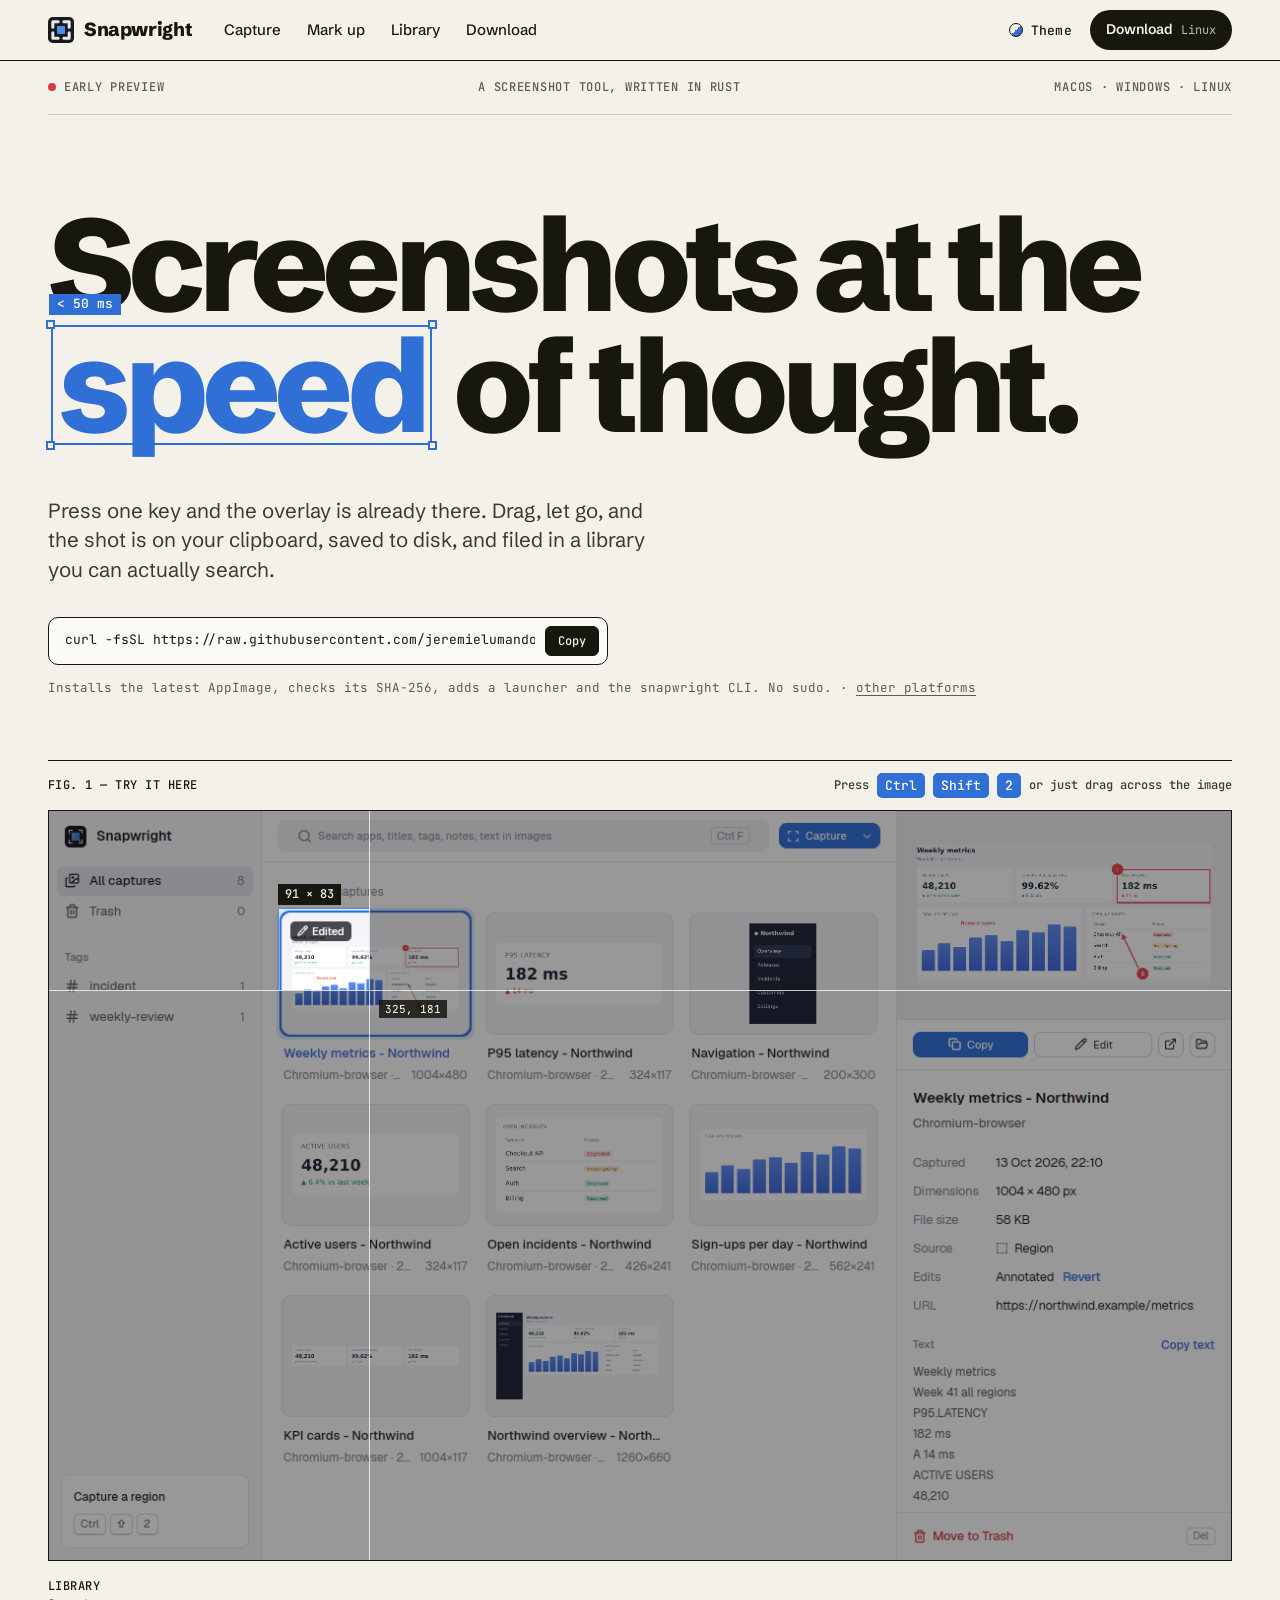
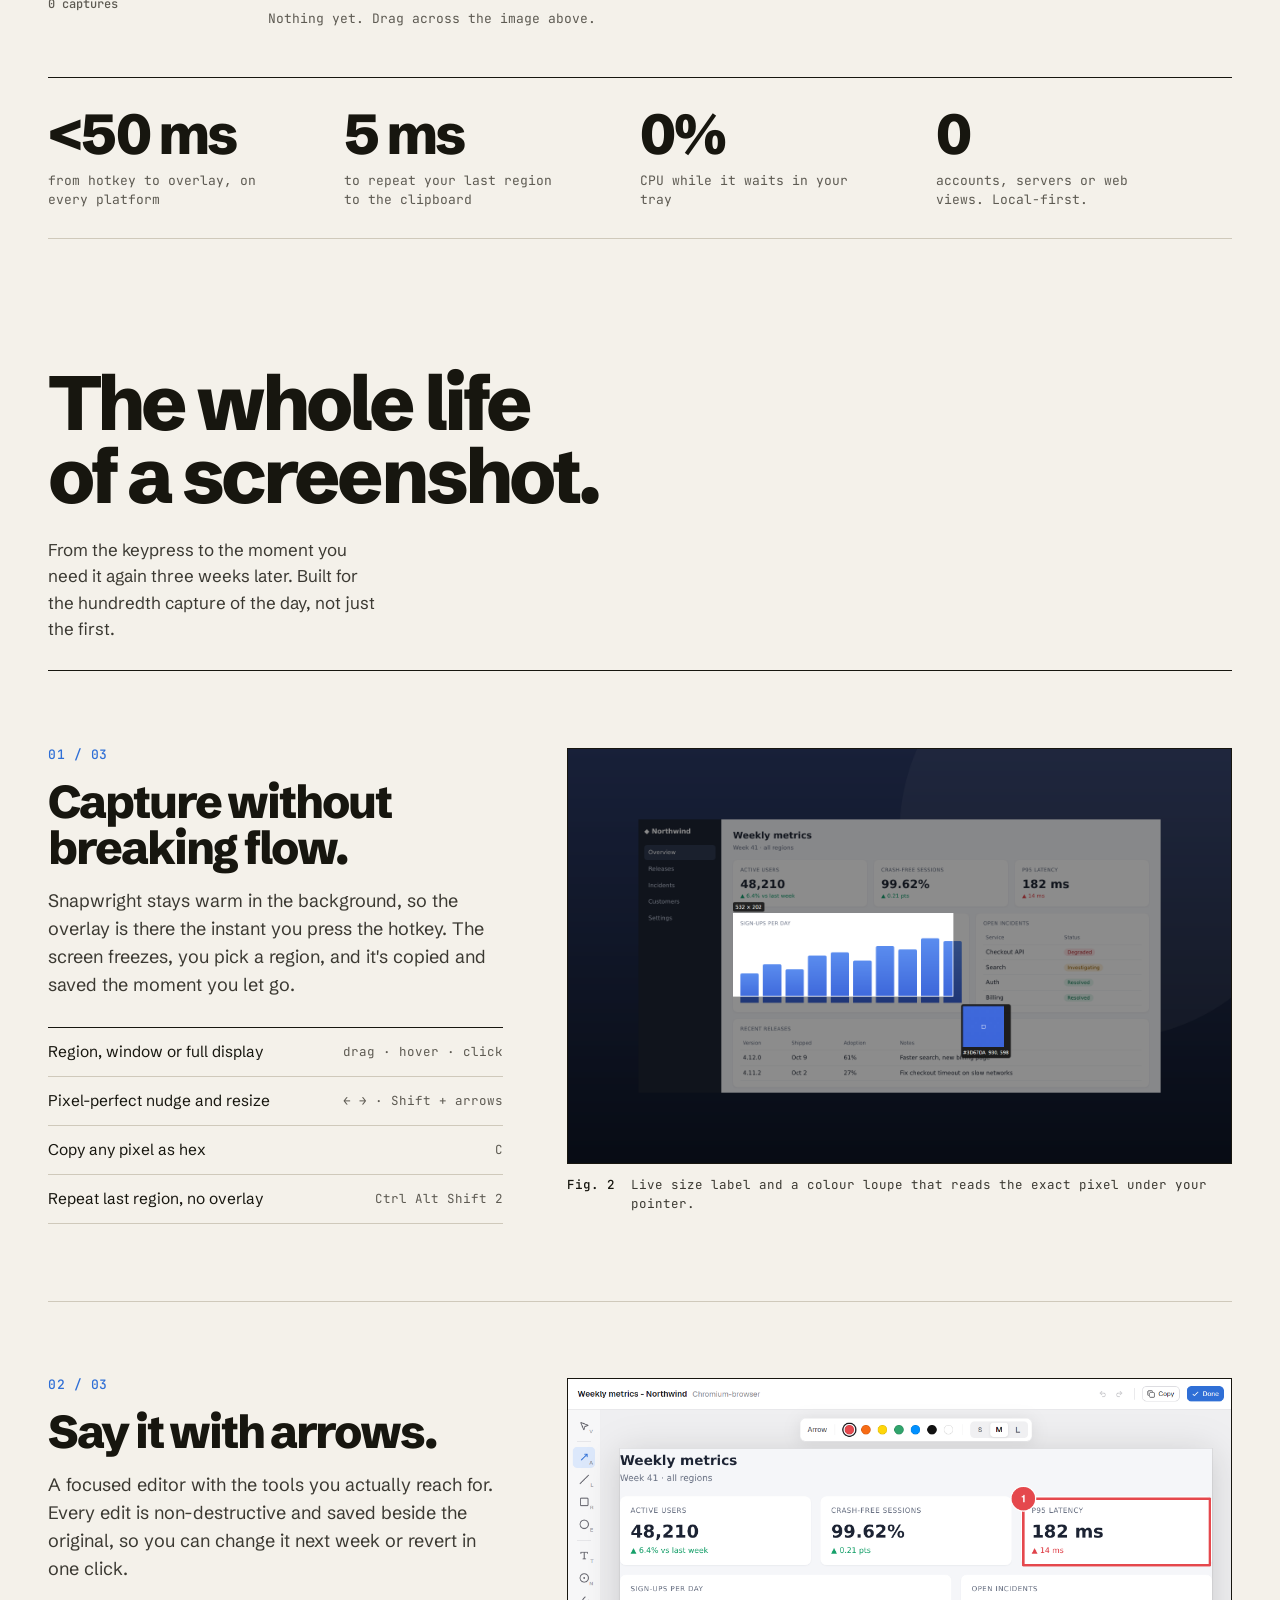
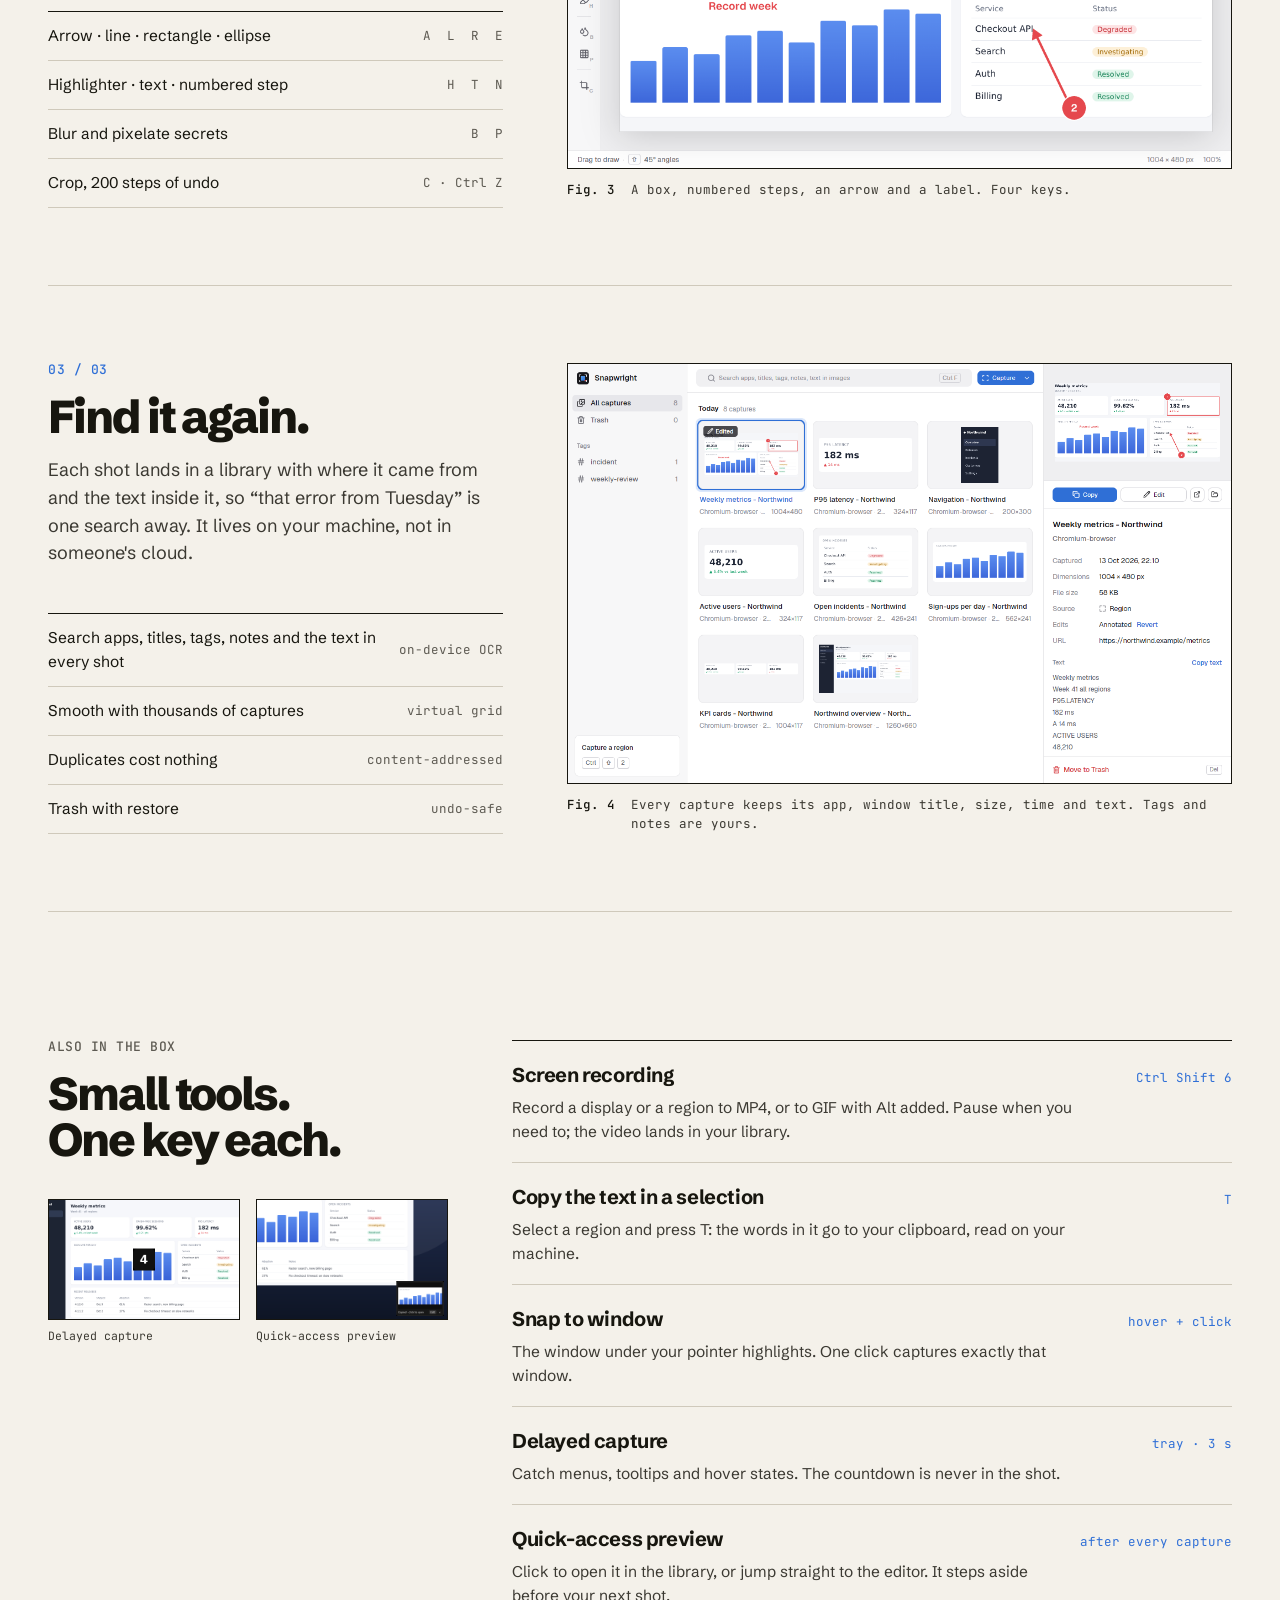
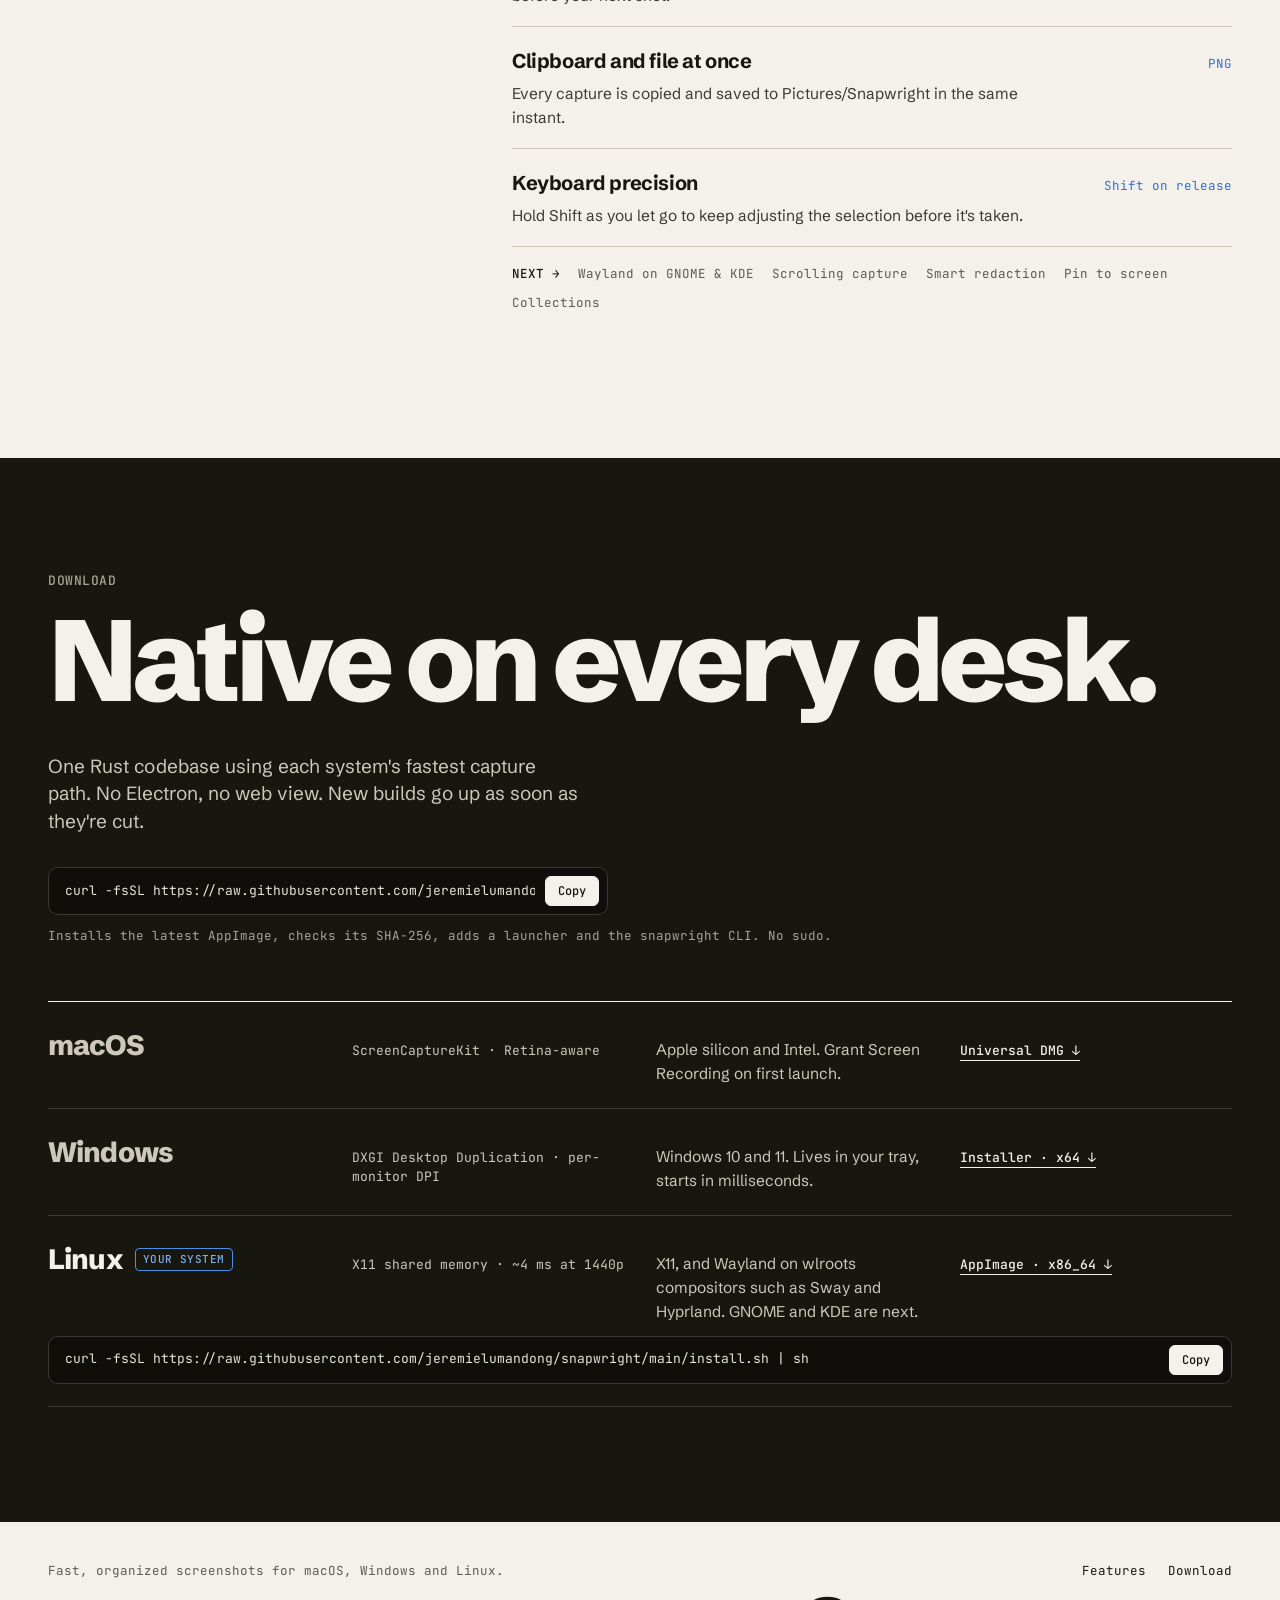
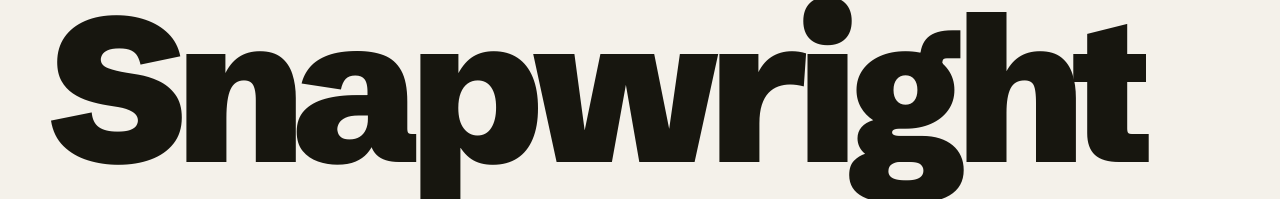
<file: site/index.html>
<!doctype html>
<html lang="en">
<head>
<meta charset="utf-8">
<meta name="viewport" content="width=device-width, initial-scale=1">
<title>Snapwright: screenshots at the speed of thought</title>
<meta name="description" content="Snapwright captures any part of your screen in milliseconds, marks it up, records it, and files it in a library you can search, down to the text in every shot. For macOS, Windows and Linux.">
<meta property="og:title" content="Snapwright: screenshots at the speed of thought">
<meta property="og:description" content="Snapwright captures any part of your screen in milliseconds, marks it up, records it, and files it in a library you can search, down to the text in every shot. For macOS, Windows and Linux.">
<meta property="og:image" content="img/overlay.png">
<link rel="icon" href="favicon.svg" type="image/svg+xml">
<link rel="preconnect" href="https://fonts.googleapis.com">
<link rel="preconnect" href="https://fonts.gstatic.com" crossorigin>
<link href="https://fonts.googleapis.com/css2?family=Schibsted+Grotesk:wght@400;500;600;700;800;900&amp;family=JetBrains+Mono:wght@400;500;700&amp;display=swap" rel="stylesheet">
<link rel="stylesheet" href="style.css?v=themes">
<script src="theme.js"></script>
</head>
<body>
<header class="site-header"><div class="wrap">
  <a class="brand" href="#top"><img src="favicon.svg" alt="">Snapwright</a>
  <nav>
    <a href="#capture">Capture</a>
    <a href="#markup">Mark up</a>
    <a href="#library">Library</a>
    <a href="#download">Download</a>
  </nav>
  <div class="header-end">
    <button type="button" class="theme-btn" data-theme-toggle aria-expanded="false"><span class="theme-dot" aria-hidden="true"></span>Theme</button>
    <a class="pill" href="#download">Download<span data-os-short>macOS</span></a>
  </div>
</div></header>

<main id="top">
<section class="wrap">
  <div class="strap">
    <span class="dot">Early preview</span>
    <span>A screenshot tool, written in Rust</span>
    <span>macOS · Windows · Linux</span>
  </div>

  <h1>Screenshots at the <span class="sel-word"><i></i><i></i><i></i><i></i><b>&lt; 50 ms</b>speed</span> of thought.</h1>

  <div class="lede-row">
    <p class="lede">Press one key and the overlay is already there. Drag, let go, and the shot is on your clipboard, saved to disk, and filed in a library you can actually search.</p>
    <div class="cta">
      <a class="big-btn" data-dl-href href="https://github.com/jeremielumandong/snapwright/releases/latest/download/Snapwright-macos-universal.dmg"><span data-dl-label>Download for macOS</span><span aria-hidden="true">↓</span></a>
      <div class="install-cmd" data-linux-cmd hidden><code>curl -fsSL https://raw.githubusercontent.com/jeremielumandong/snapwright/main/install.sh | sh</code><button type="button" data-copy>Copy</button></div>
      <span class="cta-sub"><span data-dl-sub>Universal DMG · Apple silicon &amp; Intel</span> · <a href="#download">other platforms</a></span>
    </div>
  </div>

  <figure class="demo">
    <div class="demo-head label">
      <span>Fig. 1 — Try it here</span>
      <span class="hint">Press <kbd data-mod>⌘</kbd><kbd>Shift</kbd><kbd>2</kbd> or just drag across the image</span>
    </div>
    <div class="stage" id="stage">
      <img src="img/themes/snapwright/library.png" data-shot="library" alt="The Snapwright library window, used here as a desktop to capture from" draggable="false" width="1200" height="760">
      <div class="dim" hidden></div>
      <div class="sel" hidden><span></span></div>
      <div class="ch-h" hidden></div>
      <div class="ch-v" hidden></div>
      <span class="coord" hidden></span>
      <div class="flash"></div>
      <div class="preview" aria-hidden="true">
        <div class="well"><div class="crop"></div></div>
        <div class="foot"><span>Copied · saved</span><span>Edit</span></div>
      </div>
    </div>
    <div class="demo-lib">
      <div class="label">Library<br><span id="cap-count">0 captures</span></div>
      <div class="shots" id="shots"><span class="empty">Nothing yet. Drag across the image above.</span></div>
    </div>
  </figure>

  <div class="stats">
    <div><strong>&lt;50 ms</strong><span>from hotkey to overlay, on every platform</span></div>
    <div><strong>5 ms</strong><span>to repeat your last region to the clipboard</span></div>
    <div><strong>0%</strong><span>CPU while it waits in your tray</span></div>
    <div><strong>0</strong><span>accounts, servers or web views. Local-first.</span></div>
  </div>
</section>

<section class="wrap">
  <div class="section-head">
    <h2>The whole life of a screenshot.</h2>
    <p>From the keypress to the moment you need it again three weeks later. Built for the hundredth capture of the day, not just the first.</p>
  </div>

  <article class="chapter" id="capture">
    <div class="text">
      <div class="num">01 / 03</div>
      <h3>Capture without breaking flow.</h3>
      <p>Snapwright stays warm in the background, so the overlay is there the instant you press the hotkey. The screen freezes, you pick a region, and it's copied and saved the moment you let go.</p>
      <div class="specs">
        <div><span>Region, window or full display</span><span>drag · hover · click</span></div>
        <div><span>Pixel-perfect nudge and resize</span><span>← → · Shift + arrows</span></div>
        <div><span>Copy any pixel as hex</span><span>C</span></div>
        <div><span>Repeat last region, no overlay</span><span><span data-mod>⌘</span> <span data-alt>Option</span> Shift 2</span></div>
      </div>
    </div>
    <figure>
      <div><img src="img/overlay.png" alt="Selecting part of a dashboard with the size label and colour loupe" width="1600" height="1000" loading="lazy"></div>
      <figcaption class="fig"><b>Fig. 2</b><span>Live size label and a colour loupe that reads the exact pixel under your pointer.</span></figcaption>
    </figure>
  </article>

  <article class="chapter" id="markup">
    <div class="text">
      <div class="num">02 / 03</div>
      <h3>Say it with arrows.</h3>
      <p>A focused editor with the tools you actually reach for. Every edit is non-destructive and saved beside the original, so you can change it next week or revert in one click.</p>
      <div class="specs">
        <div><span>Arrow · line · rectangle · ellipse</span><span>A&nbsp; L&nbsp; R&nbsp; E</span></div>
        <div><span>Highlighter · text · numbered step</span><span>H&nbsp; T&nbsp; N</span></div>
        <div><span>Blur and pixelate secrets</span><span>B&nbsp; P</span></div>
        <div><span>Crop, 200 steps of undo</span><span>C · <span data-mod>⌘</span> Z</span></div>
      </div>
    </div>
    <figure>
      <div><img src="img/themes/snapwright/editor.png" data-shot="editor" alt="The editor with a box, numbered steps, an arrow and a label on a dashboard" width="1124" height="660" loading="lazy"></div>
      <figcaption class="fig"><b>Fig. 3</b><span>A box, numbered steps, an arrow and a label. Four keys.</span></figcaption>
    </figure>
  </article>

  <article class="chapter" id="library">
    <div class="text">
      <div class="num">03 / 03</div>
      <h3>Find it again.</h3>
      <p>Each shot lands in a library with where it came from and the text inside it, so “that error from Tuesday” is one search away. It lives on your machine, not in someone's cloud.</p>
      <div class="specs">
        <div><span>Search apps, titles, tags, notes and the text in every shot</span><span>on-device OCR</span></div>
        <div><span>Smooth with thousands of captures</span><span>virtual grid</span></div>
        <div><span>Duplicates cost nothing</span><span>content-addressed</span></div>
        <div><span>Trash with restore</span><span>undo-safe</span></div>
      </div>
    </div>
    <figure>
      <div><img src="img/themes/snapwright/library.png" data-shot="library" alt="The library: a grid of captures with search, tags and details" width="1200" height="760" loading="lazy"></div>
      <figcaption class="fig"><b>Fig. 4</b><span>Every capture keeps its app, window title, size, time and text. Tags and notes are yours.</span></figcaption>
    </figure>
  </article>
</section>

<section class="wrap tools">
  <div>
    <div class="tools-intro">
      <div class="label">Also in the box</div>
      <h2>Small tools. One key each.</h2>
      <div class="mini">
        <figure><div><img src="img/countdown.png" alt="A three second countdown before a capture" width="1040" height="650" loading="lazy"></div><figcaption>Delayed capture</figcaption></figure>
        <figure><div><img src="img/preview.png" alt="The quick-access preview after a capture" width="960" height="600" loading="lazy"></div><figcaption>Quick-access preview</figcaption></figure>
      </div>
    </div>
    <div class="tool-list">
      <div class="tool"><strong>Screen recording</strong><span class="k"><span data-mod>⌘</span> Shift 6</span><p>Record a display or a region to MP4, or to GIF with <span data-alt>Option</span> added. Pause when you need to; the video lands in your library.</p></div>
      <div class="tool"><strong>Copy the text in a selection</strong><span class="k">T</span><p>Select a region and press T: the words in it go to your clipboard, read on your machine.</p></div>
      <div class="tool"><strong>Snap to window</strong><span class="k">hover + click</span><p>The window under your pointer highlights. One click captures exactly that window.</p></div>
      <div class="tool"><strong>Delayed capture</strong><span class="k">tray · 3 s</span><p>Catch menus, tooltips and hover states. The countdown is never in the shot.</p></div>
      <div class="tool"><strong>Quick-access preview</strong><span class="k">after every capture</span><p>Click to open it in the library, or jump straight to the editor. It steps aside before your next shot.</p></div>
      <div class="tool"><strong>Clipboard and file at once</strong><span class="k">PNG</span><p>Every capture is copied and saved to Pictures/Snapwright in the same instant.</p></div>
      <div class="tool"><strong>Keyboard precision</strong><span class="k">Shift on release</span><p>Hold Shift as you let go to keep adjusting the selection before it's taken.</p></div>
      <div class="next"><b>NEXT →</b><span>Wayland on GNOME &amp; KDE</span><span>Scrolling capture</span><span>Smart redaction</span><span>Pin to screen</span><span>Collections</span></div>
    </div>
  </div>
</section>

<section class="download" id="download"><div class="wrap">
  <div class="label">Download</div>
  <h2>Native on every desk.</h2>
  <div class="lede-row">
    <p class="lede">One Rust codebase using each system's fastest capture path. No Electron, no web view. New builds go up as soon as they're cut.</p>
    <div class="cta">
      <a class="big-btn" data-dl-href href="https://github.com/jeremielumandong/snapwright/releases/latest/download/Snapwright-macos-universal.dmg"><span data-dl-label>Download for macOS</span><span aria-hidden="true">↓</span></a>
      <div class="install-cmd" data-linux-cmd hidden><code>curl -fsSL https://raw.githubusercontent.com/jeremielumandong/snapwright/main/install.sh | sh</code><button type="button" data-copy>Copy</button></div>
      <span class="cta-sub"><span data-dl-sub>Universal DMG · Apple silicon &amp; Intel</span></span>
    </div>
  </div>
  <div class="platforms">
    <div class="platform" data-platform="mac">
      <span class="name">macOS<span class="yours">YOUR SYSTEM</span></span>
      <span class="api">ScreenCaptureKit · Retina-aware</span>
      <span class="note">Apple silicon and Intel. Grant Screen Recording on first launch.</span>
      <a href="https://github.com/jeremielumandong/snapwright/releases/latest/download/Snapwright-macos-universal.dmg">Universal DMG ↓</a>
    </div>
    <div class="platform" data-platform="windows">
      <span class="name">Windows<span class="yours">YOUR SYSTEM</span></span>
      <span class="api">DXGI Desktop Duplication · per-monitor DPI</span>
      <span class="note">Windows 10 and 11. Lives in your tray, starts in milliseconds.</span>
      <a href="https://github.com/jeremielumandong/snapwright/releases/latest/download/Snapwright-windows-x64-setup.exe">Installer · x64 ↓</a>
    </div>
    <div class="platform" data-platform="linux">
      <span class="name">Linux<span class="yours">YOUR SYSTEM</span></span>
      <span class="api">X11 shared memory · ~4 ms at 1440p</span>
      <span class="note">X11, and Wayland on wlroots compositors such as Sway and Hyprland. GNOME and KDE are next.</span>
      <a href="https://github.com/jeremielumandong/snapwright/releases/latest/download/Snapwright-linux-x86_64.AppImage">AppImage · x86_64 ↓</a>
      <div class="install-cmd"><code>curl -fsSL https://raw.githubusercontent.com/jeremielumandong/snapwright/main/install.sh | sh</code><button type="button" data-copy>Copy</button></div>
    </div>
  </div>
</div></section>
</main>

<footer class="wrap site-footer">
  <div class="row">
    <span>Fast, organized screenshots for macOS, Windows and Linux.</span>
    <nav><a href="#capture">Features</a><a href="#download">Download</a></nav>
  </div>
  <div class="wordmark" aria-hidden="true">Snapwright</div>
</footer>

<script src="site.js?v=0.2.1-themes" defer></script>
</body>
</html>
</file>
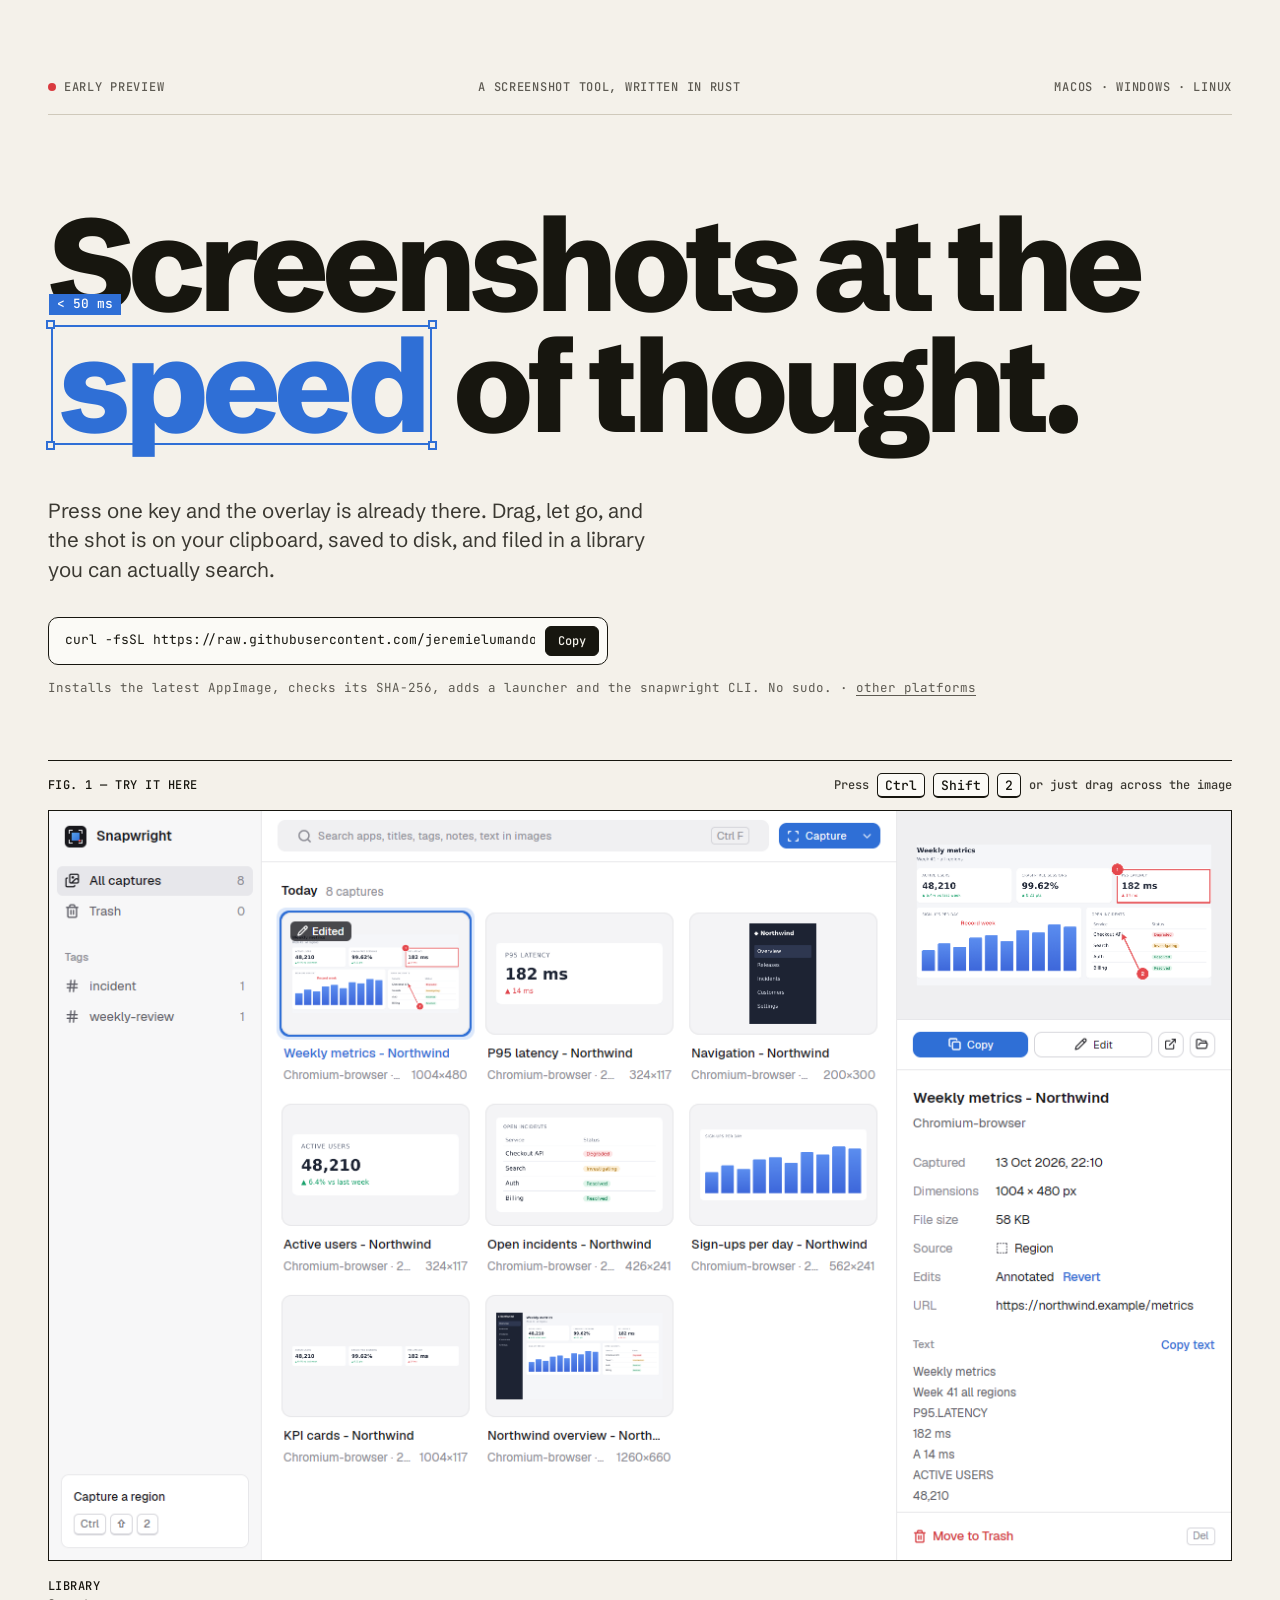
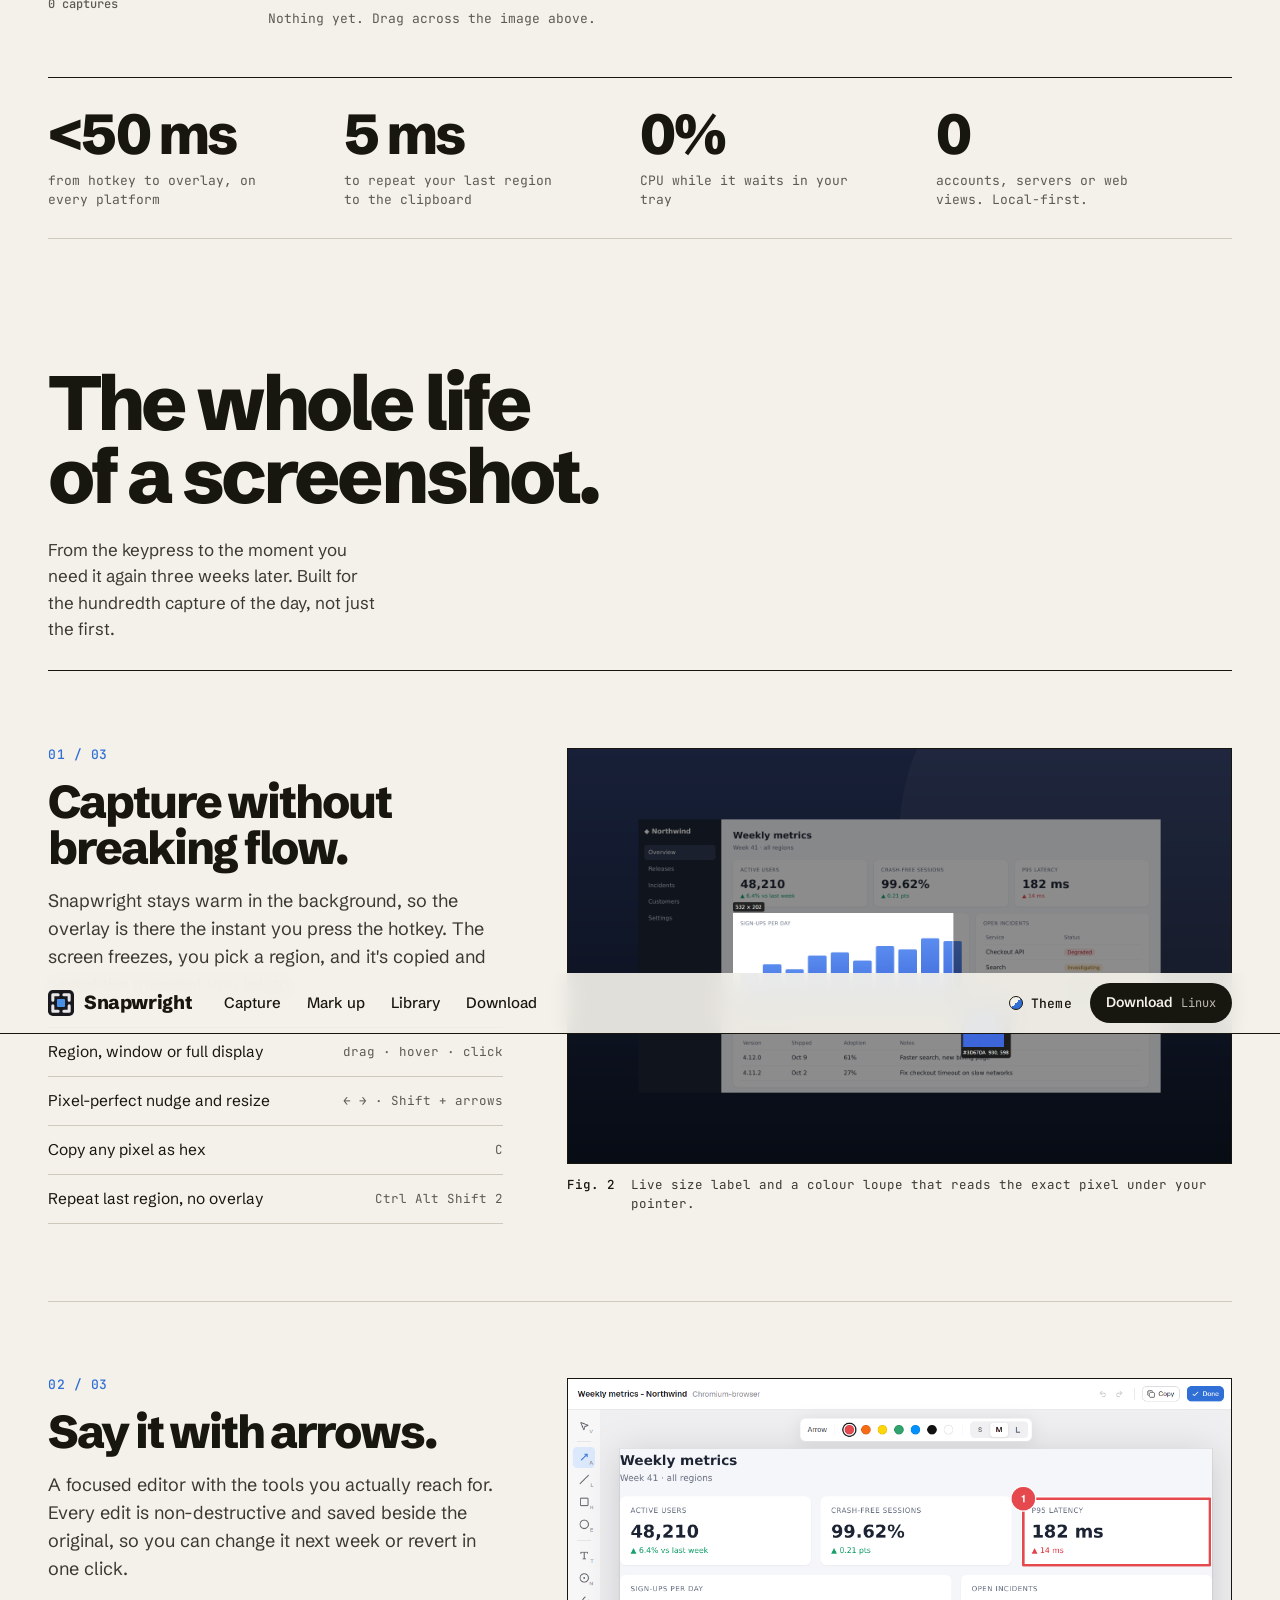
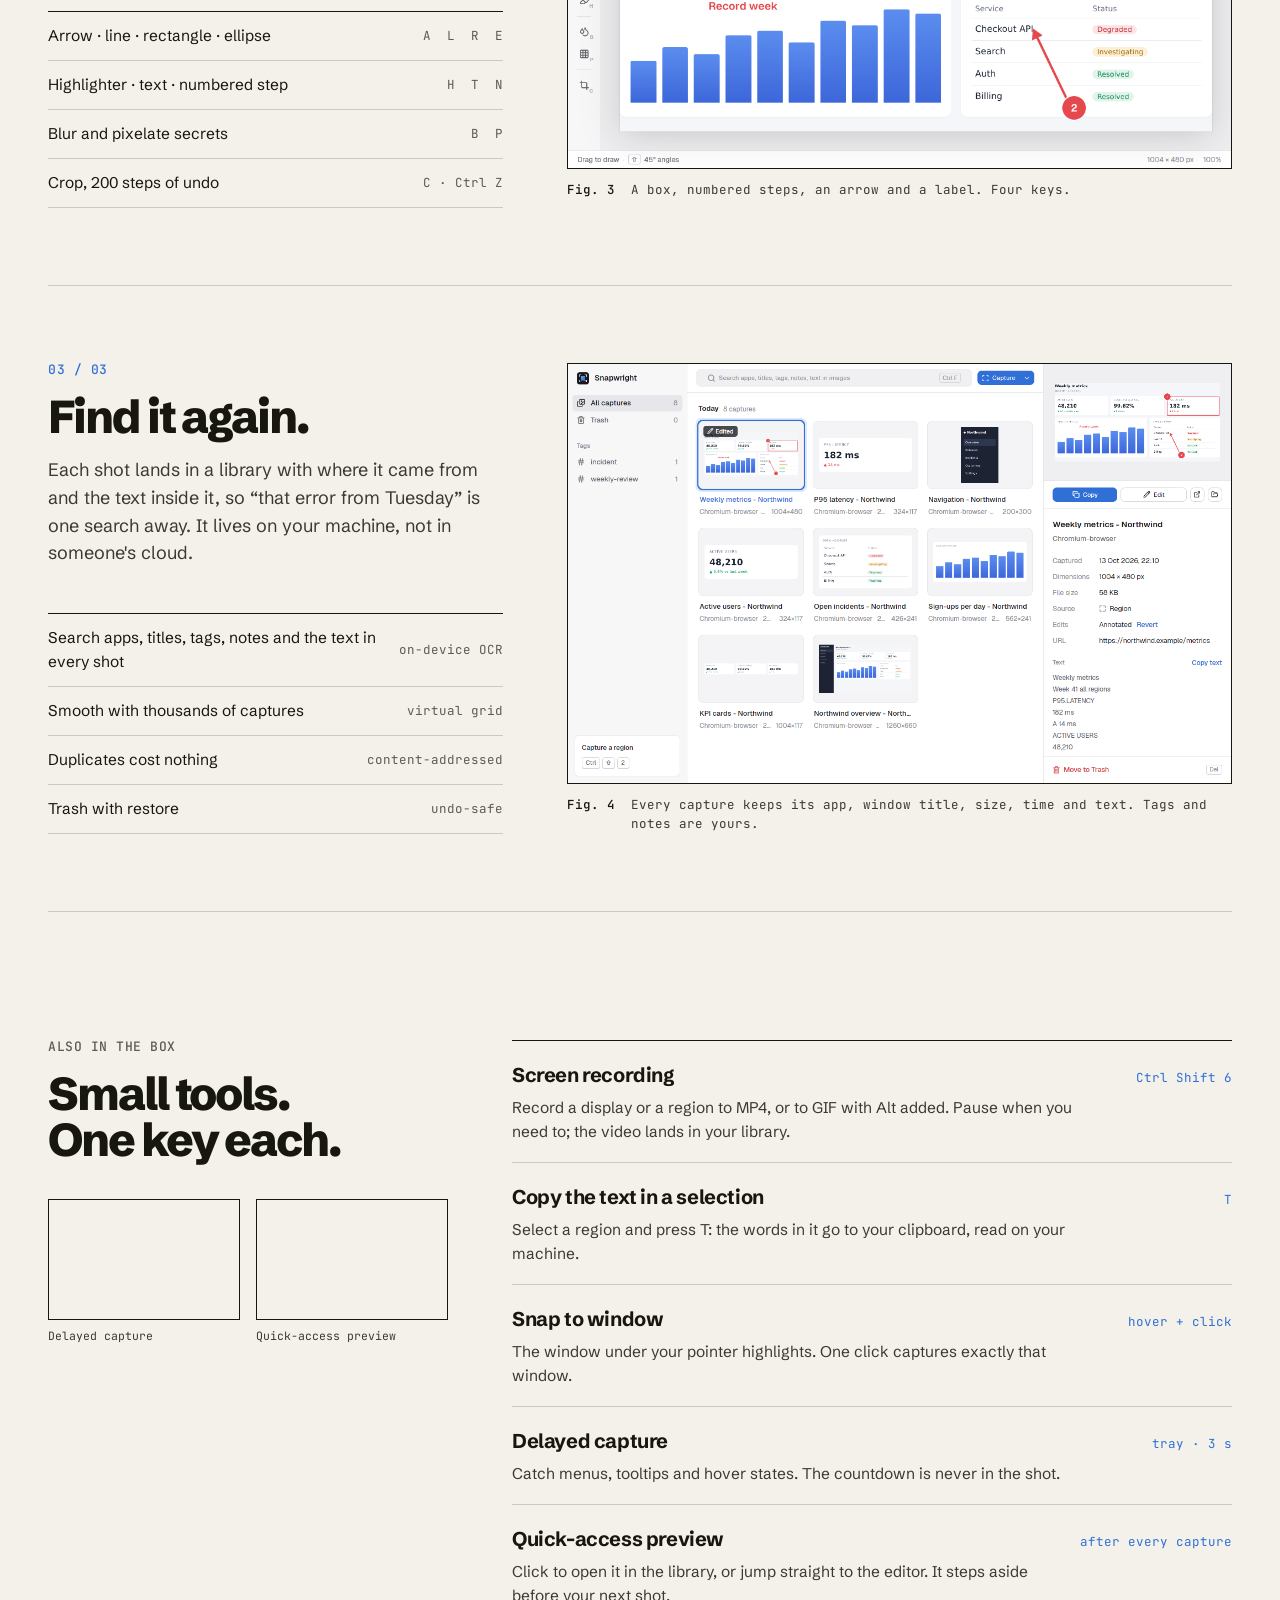
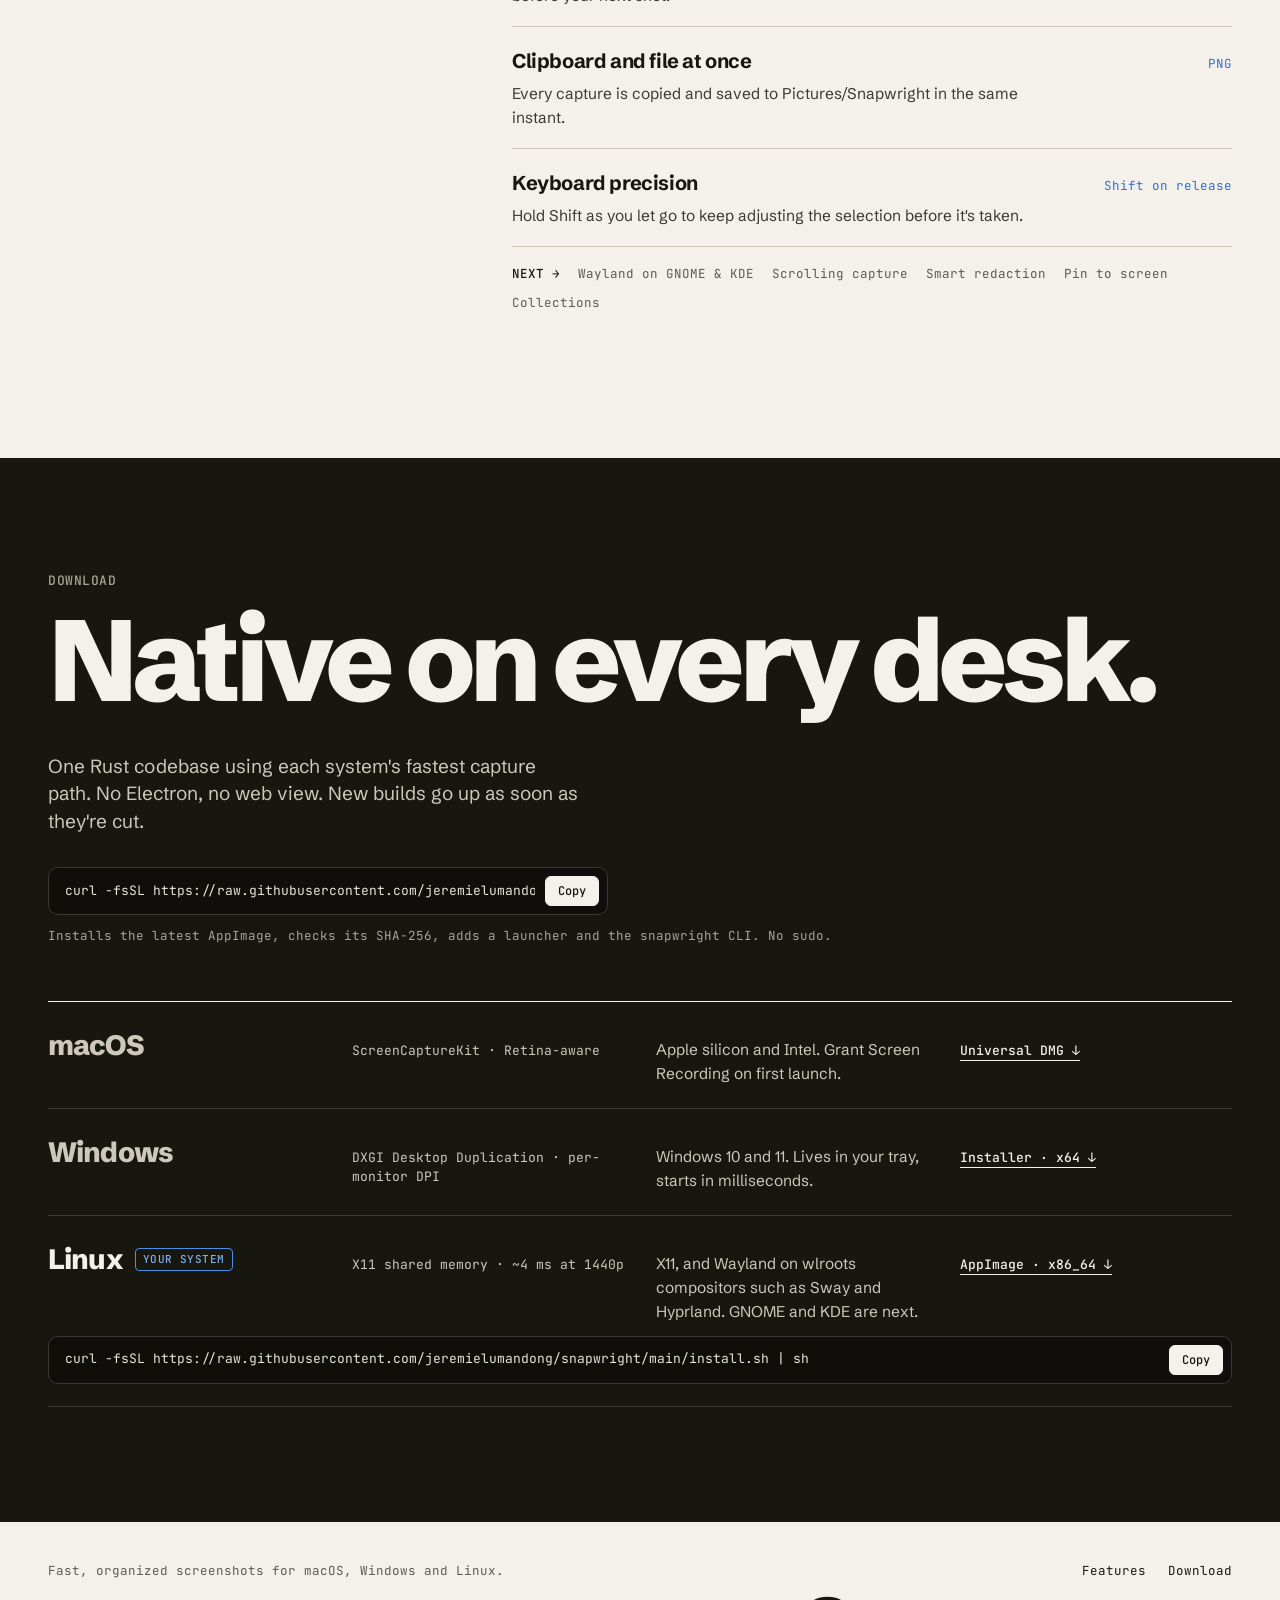
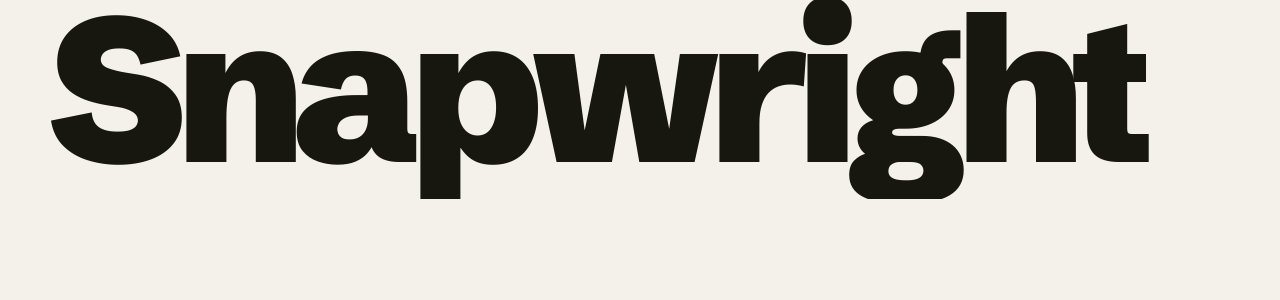
<file: site/download.html>
<!doctype html>
<html lang="en">
<head>
<meta charset="utf-8">
<title>Snapwright</title>
<meta http-equiv="refresh" content="0; url=index.html#download">
<link rel="canonical" href="index.html#download">
<link rel="icon" href="favicon.svg" type="image/svg+xml">
</head>
<body>
<p>This page moved to <a href="index.html#download">index.html#download</a>.</p>
</body>
</html>
</file>
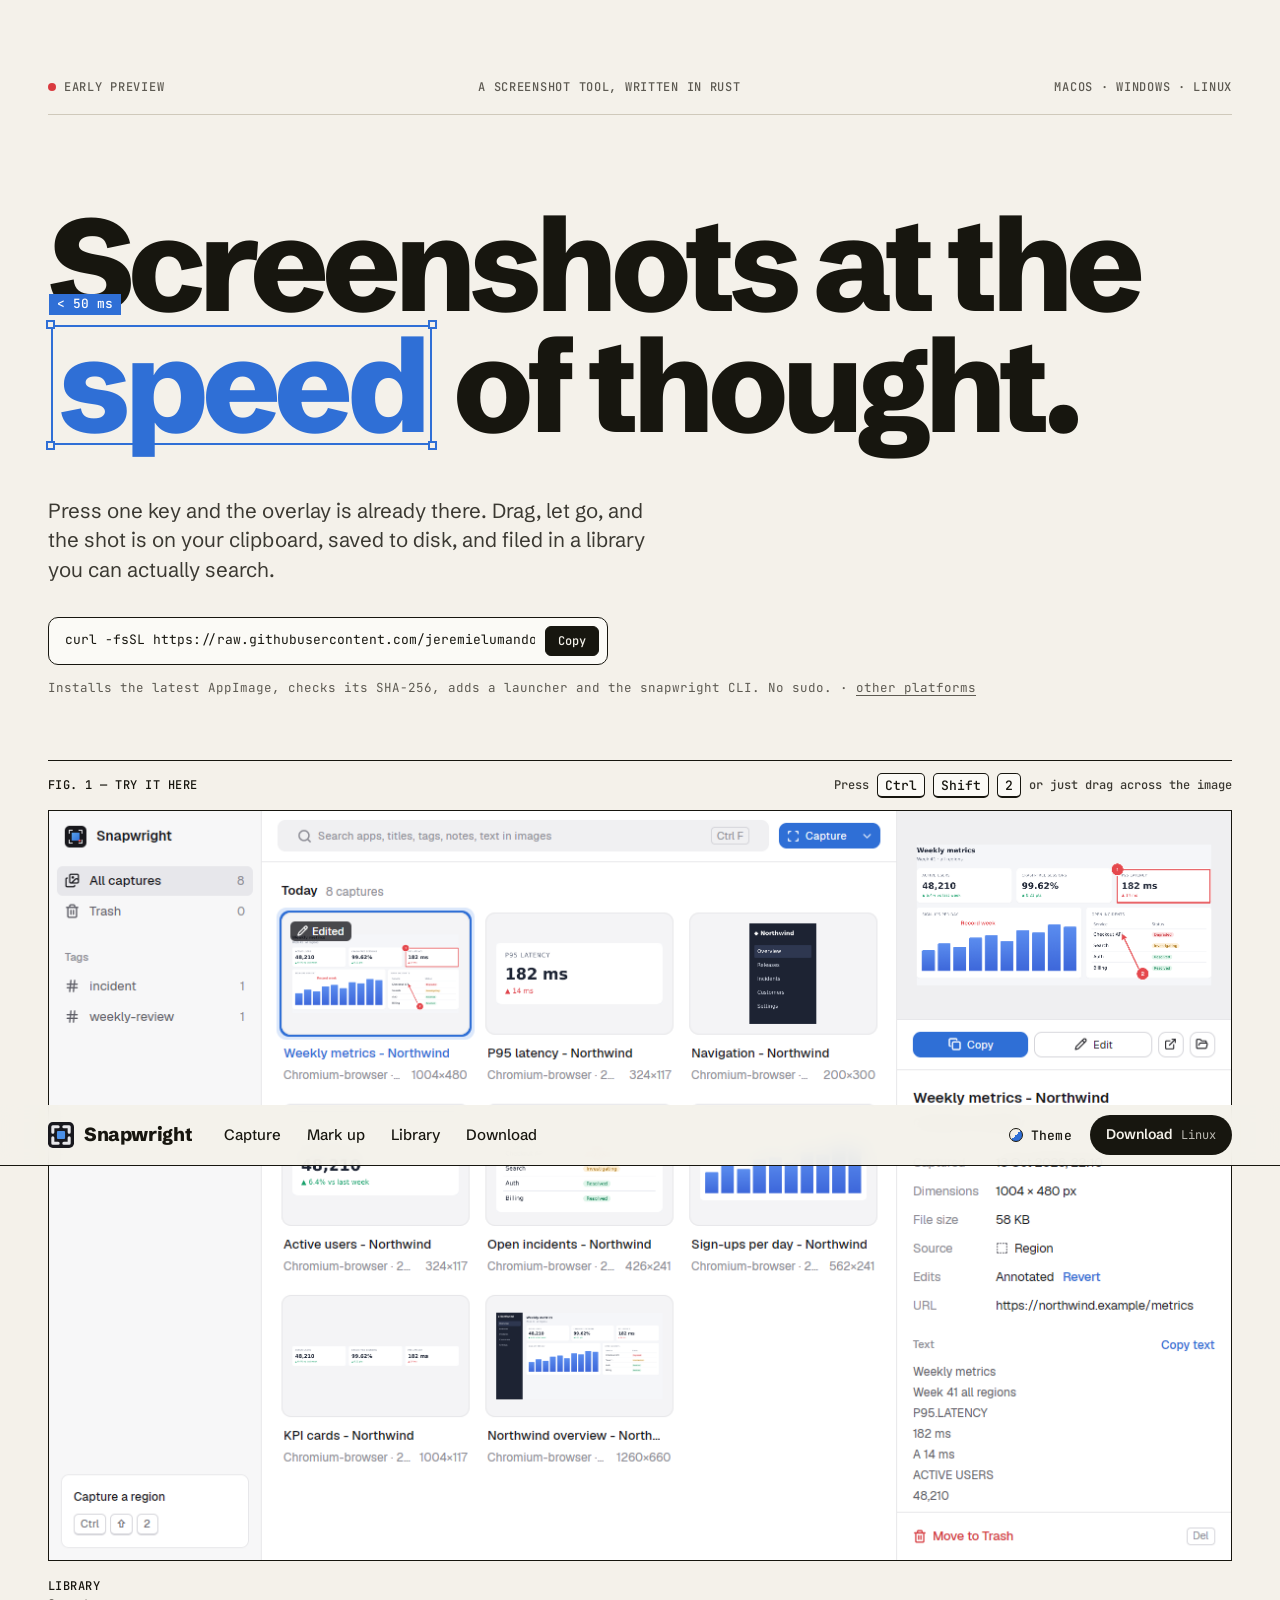
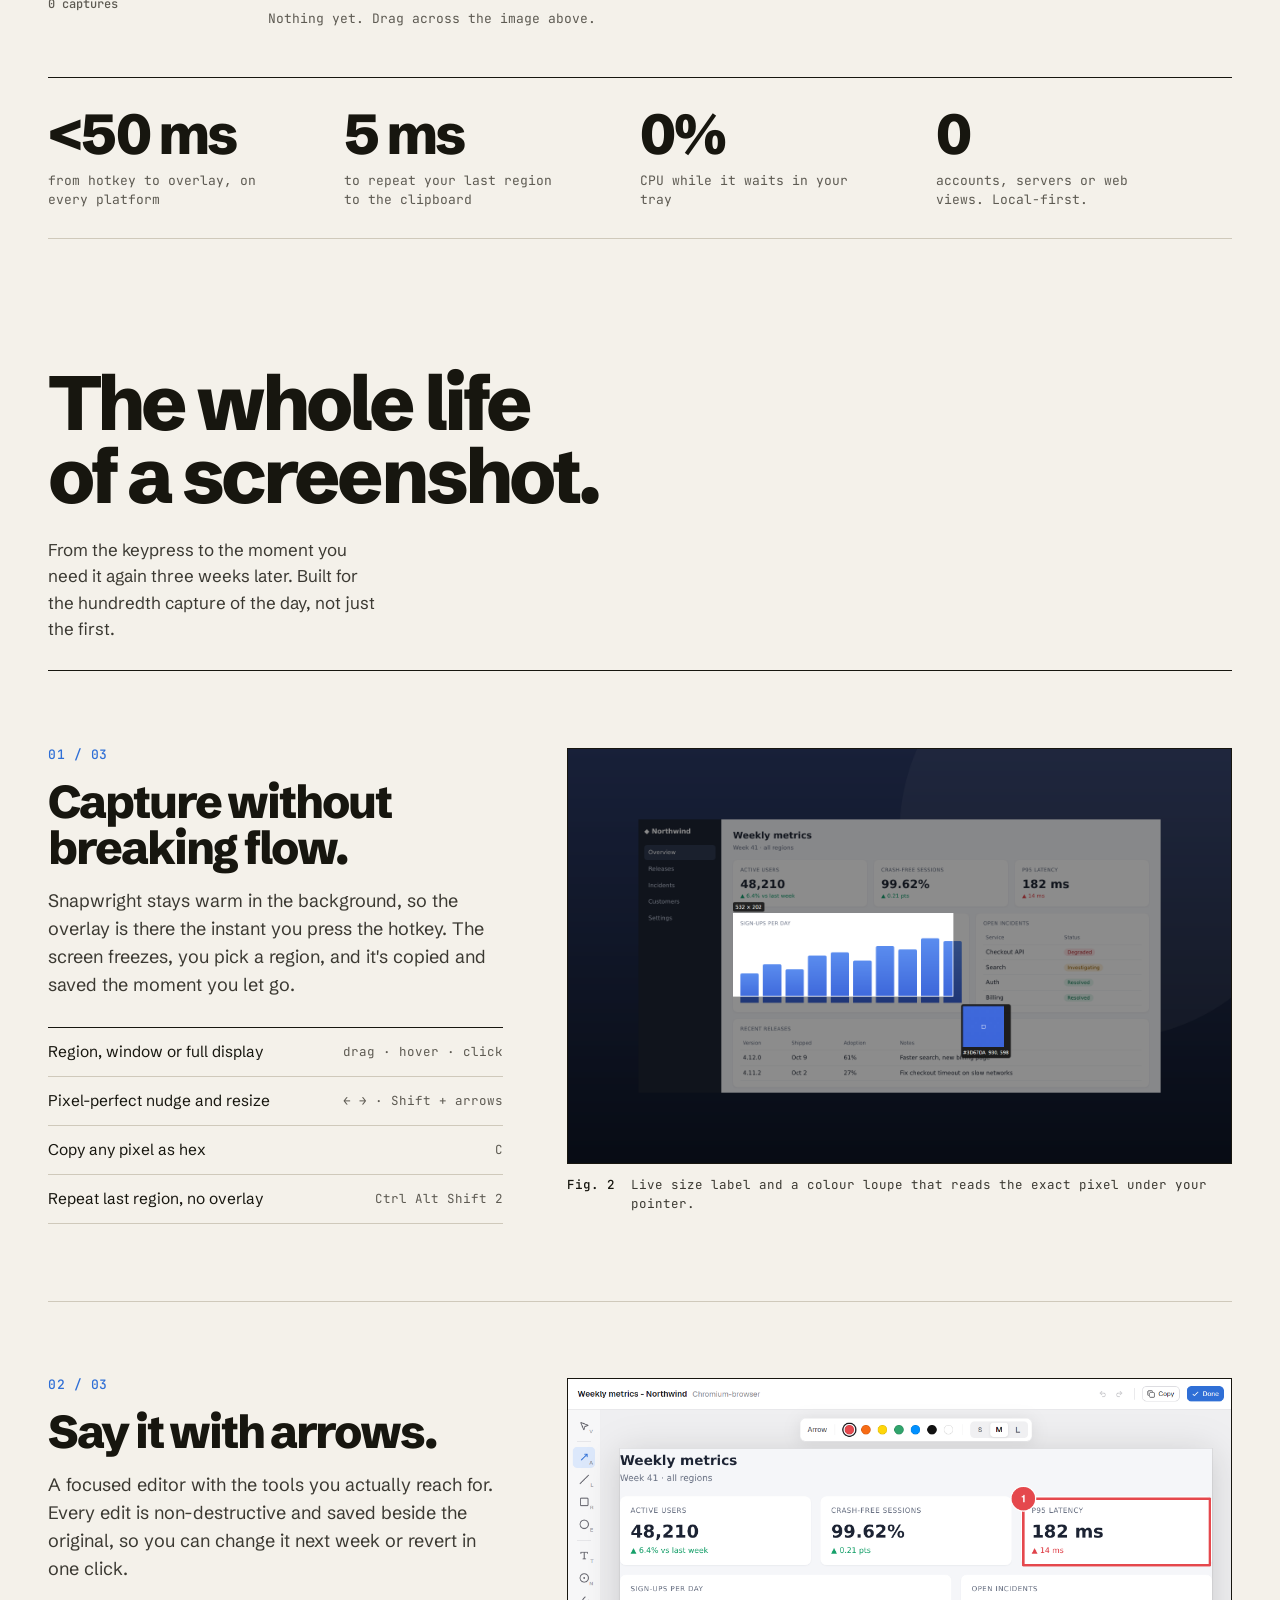
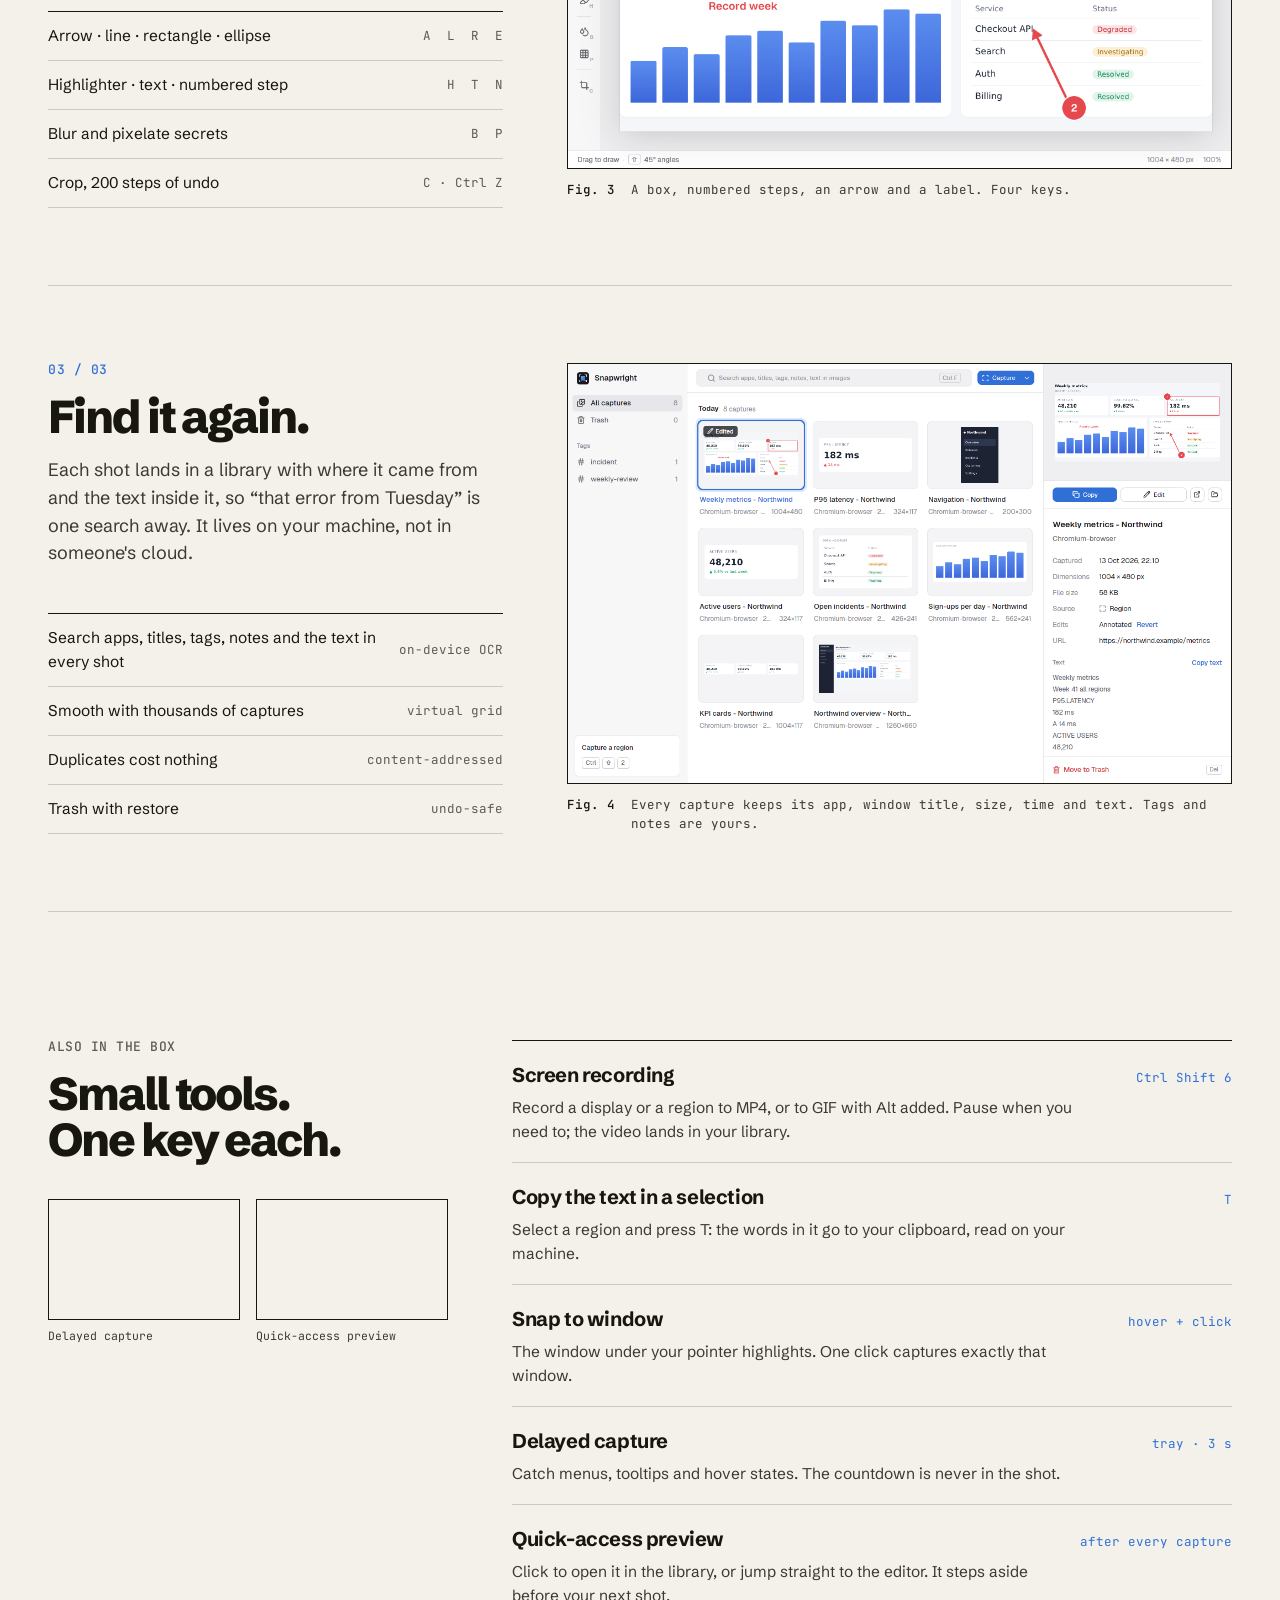
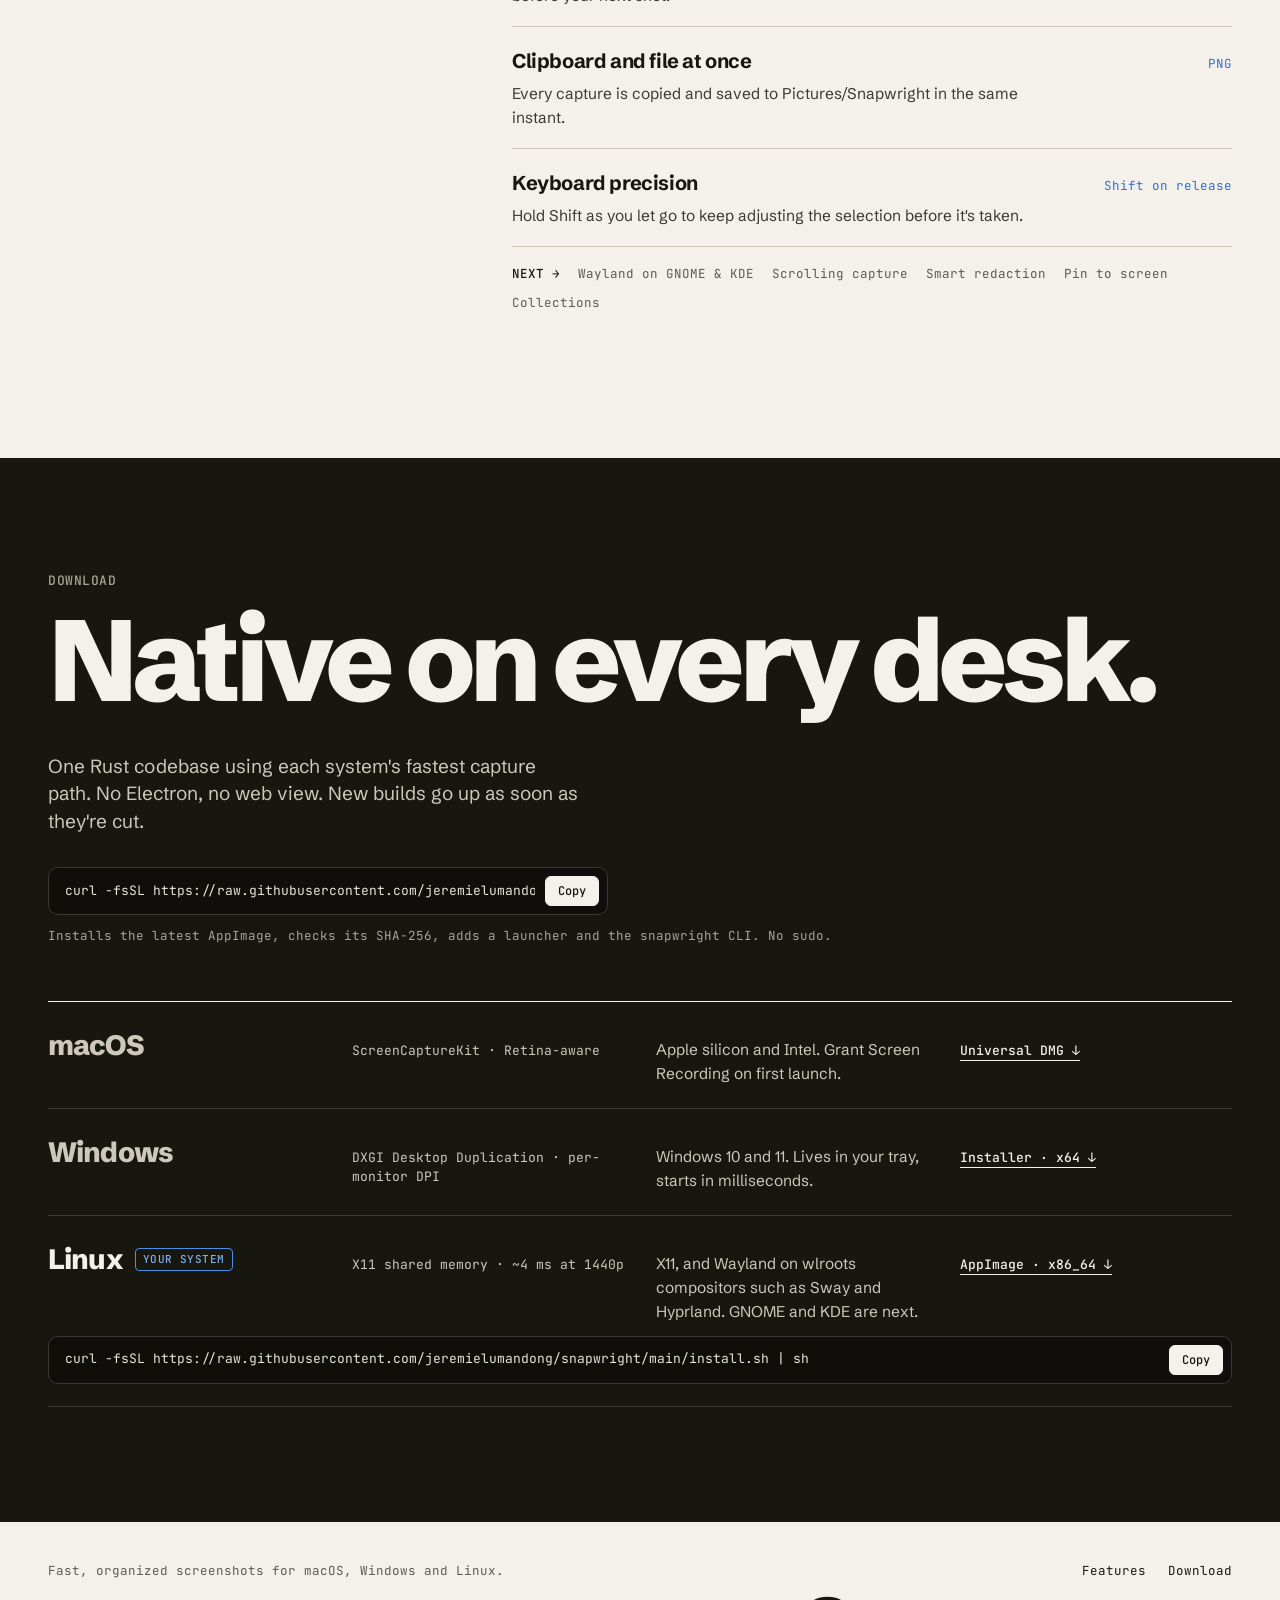
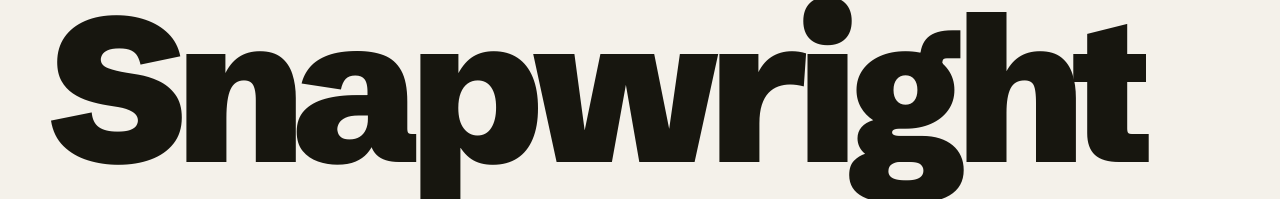
<file: site/features.html>
<!doctype html>
<html lang="en">
<head>
<meta charset="utf-8">
<title>Snapwright</title>
<meta http-equiv="refresh" content="0; url=index.html#capture">
<link rel="canonical" href="index.html#capture">
<link rel="icon" href="favicon.svg" type="image/svg+xml">
</head>
<body>
<p>This page moved to <a href="index.html#capture">index.html#capture</a>.</p>
</body>
</html>
</file>
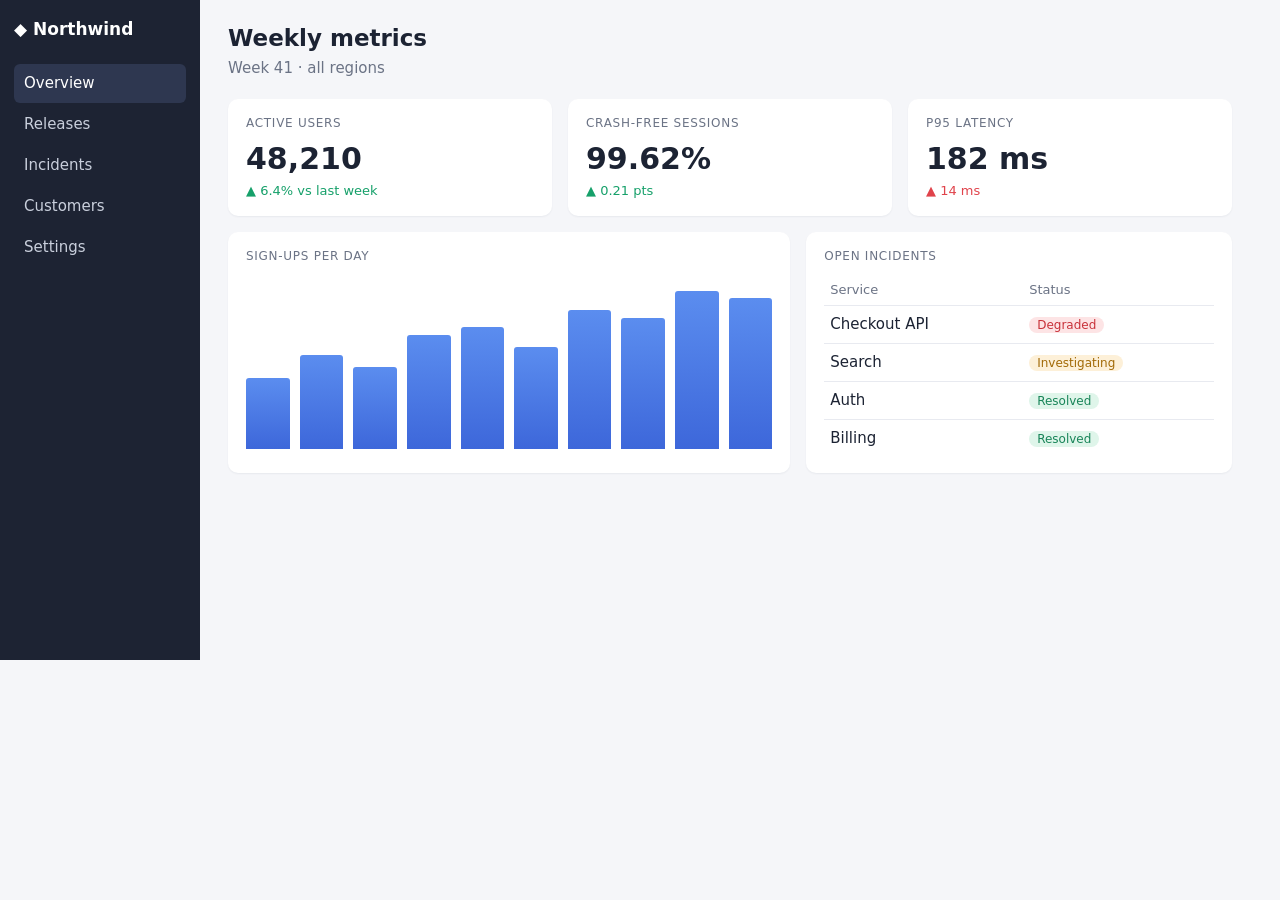
<file: scripts/site-shots/northwind.html>
<!doctype html>
<!-- The made-up dashboard the site's sample captures are taken from (scripts/site-shots.sh). -->
<html>
<head>
<meta charset="utf-8">
<style>
  * { box-sizing: border-box; }
  body { margin: 0; width: 1260px; height: 660px; display: flex; font: 15px/1.4 "DejaVu Sans", sans-serif; color: #1c2333; background: #f5f6f9; }
  aside { width: 200px; background: #1d2333; color: #c9cfdc; padding: 18px 14px; }
  aside b { display: block; color: #fff; font-size: 17px; margin: 0 0 22px; }
  aside a { display: block; padding: 9px 10px; border-radius: 6px; margin-bottom: 2px; }
  aside a.on { background: #2e3750; color: #fff; }
  main { flex: 1; padding: 22px 28px; }
  h1 { margin: 0; font-size: 23px; }
  .sub { color: #6b7385; margin: 4px 0 20px; }
  .row { display: flex; gap: 16px; margin-bottom: 16px; }
  .card { background: #fff; border-radius: 10px; padding: 16px 18px; box-shadow: 0 1px 2px rgba(20, 30, 60, .06); flex: 1; }
  .k { font-size: 12px; letter-spacing: .06em; color: #6b7385; text-transform: uppercase; }
  .v { font-size: 30px; font-weight: bold; margin: 6px 0 2px; }
  .up { color: #16a06a; font-size: 13px; } .bad { color: #e0434b; font-size: 13px; }
  .bars { display: flex; align-items: flex-end; gap: 10px; height: 170px; margin-top: 14px; }
  .bars i { flex: 1; background: linear-gradient(#5b8def, #3d67da); border-radius: 3px 3px 0 0; }
  table { width: 100%; border-collapse: collapse; margin-top: 10px; }
  th { text-align: left; font-weight: normal; color: #6b7385; font-size: 13px; padding: 6px; }
  td { padding: 8px 6px; border-top: 1px solid #e8eaf0; }
  .tag { font-size: 12px; padding: 1px 8px; border-radius: 9px; }
  .red { background: #fde4e5; color: #c8323a; } .amber { background: #fdf0d8; color: #a26a07; } .green { background: #dff5ea; color: #188458; }
</style>
</head>
<body>
<aside>
  <b>◆ Northwind</b>
  <a class="on">Overview</a><a>Releases</a><a>Incidents</a><a>Customers</a><a>Settings</a>
</aside>
<main>
  <h1>Weekly metrics</h1>
  <div class="sub">Week 41 · all regions</div>
  <div class="row">
    <div class="card"><div class="k">Active users</div><div class="v">48,210</div><div class="up">▲ 6.4% vs last week</div></div>
    <div class="card"><div class="k">Crash-free sessions</div><div class="v">99.62%</div><div class="up">▲ 0.21 pts</div></div>
    <div class="card"><div class="k">P95 latency</div><div class="v">182 ms</div><div class="bad">▲ 14 ms</div></div>
  </div>
  <div class="row">
    <div class="card" style="flex: 1.35">
      <div class="k">Sign-ups per day</div>
      <div class="bars"><i style="height:42%"></i><i style="height:55%"></i><i style="height:48%"></i><i style="height:67%"></i><i style="height:72%"></i><i style="height:60%"></i><i style="height:82%"></i><i style="height:77%"></i><i style="height:93%"></i><i style="height:89%"></i></div>
    </div>
    <div class="card">
      <div class="k">Open incidents</div>
      <table>
        <tr><th>Service</th><th>Status</th></tr>
        <tr><td>Checkout API</td><td><span class="tag red">Degraded</span></td></tr>
        <tr><td>Search</td><td><span class="tag amber">Investigating</span></td></tr>
        <tr><td>Auth</td><td><span class="tag green">Resolved</span></td></tr>
        <tr><td>Billing</td><td><span class="tag green">Resolved</span></td></tr>
      </table>
    </div>
  </div>
</main>
</body>
</html>
</file>
<file: site/style.css>
/* Snapwright site: editorial layout from the 2026-10 design handoff. */
:root {
  --paper: #f4f1ea;
  --paper-2: #fbfaf6;
  --sand: #e7e2d6;
  --rule: #cfc9bb;
  --ink: #17160f;
  --ink-2: #3b3932;
  --muted: #5d5a52;
  --blue: #2f6fd6;
  --blue-2: #4a8fe6;
  --blue-3: #7cb0f0;
  --red: #d93a3f;
  --on-accent: #ffffff;
  --header-bg: rgba(244, 241, 234, .92);
  --night-bg: #17160f;
  --night-head: #f4f1ea;
  --night-text: #cdc8bb;
  --night-muted: #a9a497;
  --night-rule: #3a3830;
  --pre-bg: #0f0e0a;
  --pre-fg: #e8e4d8;
  --pre-dim: #7d786b;
  --dock-bg: rgba(24, 24, 29, .94);
  --dock-line: rgba(255, 255, 255, .12);
  --dock-fg: #ffffff;
  --dock-fg3: #8b8b94;
  --mono: "JetBrains Mono", ui-monospace, monospace;
  --gutter: clamp(20px, 4vw, 48px);
}

* { box-sizing: border-box; }
html { scroll-behavior: smooth; }
body {
  margin: 0;
  background: var(--paper);
  transition: background .25s, color .25s;
  color: var(--ink);
  font: 17px/1.55 "Schibsted Grotesk", system-ui, sans-serif;
  -webkit-font-smoothing: antialiased;
  overflow-x: hidden;
}
img { max-width: 100%; height: auto; display: block; }
a { color: var(--ink); text-decoration: none; }
a:hover { color: var(--blue); }
::selection { background: var(--blue); color: var(--on-accent); }
figure { margin: 0; }
[hidden] { display: none !important; }
kbd {
  display: inline-block;
  font: 500 13px/1 var(--mono);
  padding: 5px 7px 4px;
  min-width: 24px;
  text-align: center;
  border: 1px solid var(--ink);
  border-bottom-width: 2px;
  border-radius: 5px;
  background: var(--paper-2);
  color: var(--ink);
  transition: background .15s, color .15s, border-color .15s;
}
.armed kbd { background: var(--blue); color: var(--on-accent); border-color: var(--blue); }

.wrap { max-width: 1320px; margin: 0 auto; padding: 0 var(--gutter); }
.mono { font-family: var(--mono); }
.label { font: 500 12px/1.4 var(--mono); letter-spacing: 0.04em; text-transform: uppercase; }

/* Header */
.site-header {
  position: sticky; top: 0; z-index: 20;
  background: var(--header-bg);
  backdrop-filter: blur(10px);
  -webkit-backdrop-filter: blur(10px);
  border-bottom: 1px solid var(--ink);
}
.site-header .wrap { height: 60px; display: flex; align-items: center; gap: 32px; }
.brand { display: flex; align-items: center; gap: 10px; font-weight: 800; font-size: 19px; letter-spacing: -0.02em; }
.brand img { width: 26px; height: 26px; }
.site-header nav {
  display: flex; gap: 0 26px; flex-wrap: wrap; height: 24px; overflow: hidden;
  flex: 1 1 0; min-width: 0; font-size: 15px; line-height: 24px; font-weight: 500;
}
.header-end { margin-left: auto; display: flex; align-items: center; gap: 18px; }
.pill {
  display: inline-flex; align-items: center; gap: 8px; padding: 9px 16px;
  background: var(--ink); color: var(--paper); border-radius: 999px; font-size: 14px; font-weight: 600;
  white-space: nowrap;
}
.pill:hover { background: var(--blue); color: var(--on-accent); }
.pill span { font: 400 12px var(--mono); opacity: .75; }

/* Hero */
.strap {
  display: flex; justify-content: space-between; gap: 16px; flex-wrap: wrap; padding: 18px 0;
  border-bottom: 1px solid var(--rule); font: 500 12px/1.4 var(--mono); letter-spacing: 0.06em;
  text-transform: uppercase; color: var(--muted);
}
.strap .dot { display: flex; align-items: center; gap: 8px; }
.strap .dot::before { content: ""; width: 8px; height: 8px; border-radius: 50%; background: var(--red); }

h1 {
  margin: clamp(40px, 7vw, 96px) 0 0; font-weight: 800; font-size: clamp(52px, 10.2vw, 156px);
  line-height: 0.92; letter-spacing: -0.055em; text-wrap: balance;
}
.sel-word {
  position: relative; display: inline-block; padding: 0 0.06em; margin: 0 0.02em;
  outline: 2px solid var(--blue); outline-offset: -2px; color: var(--blue);
}
.sel-word i {
  position: absolute; width: 9px; height: 9px; background: var(--paper); border: 2px solid var(--blue);
}
.sel-word i:nth-child(1) { left: -5px; top: -5px; }
.sel-word i:nth-child(2) { right: -5px; top: -5px; }
.sel-word i:nth-child(3) { left: -5px; bottom: -5px; }
.sel-word i:nth-child(4) { right: -5px; bottom: -5px; }
.sel-word b {
  position: absolute; left: -2px; bottom: 100%; margin-bottom: 10px; padding: 4px 8px;
  background: var(--blue); color: var(--on-accent); font: 500 clamp(11px, 1vw, 14px)/1 var(--mono);
  letter-spacing: 0; white-space: nowrap;
}

.lede-row {
  display: flex; flex-wrap: wrap; gap: 32px 64px; align-items: flex-end; justify-content: space-between;
  margin: clamp(32px, 4vw, 56px) 0 clamp(40px, 5vw, 64px);
}
.lede {
  flex: 1 1 420px; max-width: 620px; margin: 0; font-size: clamp(19px, 1.6vw, 23px);
  line-height: 1.45; color: var(--ink-2); text-wrap: pretty;
}
.cta { flex: 0 1 auto; display: flex; flex-direction: column; gap: 14px; align-items: flex-start; }
.big-btn {
  display: inline-flex; align-items: center; gap: 14px; padding: 18px 26px; background: var(--ink);
  color: var(--paper); border-radius: 999px; font-size: 18px; font-weight: 700; letter-spacing: -0.01em;
}
.big-btn:hover { background: var(--blue); color: var(--on-accent); }
.big-btn span { font-size: 20px; }
/* One-line Linux installer with a copy button. */
.install-cmd {
  display: flex; align-items: center; gap: 10px; max-width: 100%; min-width: 0;
  padding: 8px 8px 8px 16px; border: 1px solid var(--ink); border-radius: 10px; background: var(--paper-2);
}
.install-cmd code {
  flex: 1 1 auto; min-width: 0; overflow-x: auto; white-space: nowrap;
  font: 400 13px/1.6 var(--mono); color: var(--ink);
}
.install-cmd button {
  flex: none; font: 500 12px/1 var(--mono); padding: 8px 12px; border-radius: 6px; cursor: pointer;
  border: 1px solid var(--ink); background: var(--ink); color: var(--paper);
}
.install-cmd button:hover { background: var(--blue); border-color: var(--blue); color: var(--on-accent); }
.cta .install-cmd { width: min(560px, calc(100vw - 2 * var(--gutter))); }
.download .install-cmd { border-color: var(--night-rule); background: var(--pre-bg); }
.download .install-cmd code { color: var(--pre-fg); }
.download .install-cmd button { background: var(--night-head); color: var(--night-bg); border-color: var(--night-head); }
.download .install-cmd button:hover { background: var(--blue-2); border-color: var(--blue-2); color: var(--on-accent); }
.platform .install-cmd { grid-column: 1 / -1; }
.cta-sub { font: 400 12.5px/1.4 var(--mono); color: var(--muted); }
.cta-sub a { color: var(--muted); text-decoration: underline; text-underline-offset: 3px; }

/* Demo */
.demo-head {
  display: flex; justify-content: space-between; align-items: center; gap: 16px; flex-wrap: wrap;
  padding: 12px 0; border-top: 1px solid var(--ink);
}
.demo-head .hint {
  display: flex; align-items: center; gap: 8px; flex-wrap: wrap; text-transform: none;
  letter-spacing: 0; color: var(--ink-2);
}
.stage {
  position: relative; overflow: hidden; border: 1px solid var(--ink); background: #fff;
  cursor: crosshair; user-select: none; -webkit-user-select: none; touch-action: none;
}
.stage > img { width: 100%; pointer-events: none; }
.stage .dim { position: absolute; inset: 0; background: rgba(10, 10, 14, .42); pointer-events: none; }
.stage .sel {
  position: absolute; outline: 1.5px solid var(--blue-2); box-shadow: 0 0 0 9999px rgba(10, 10, 14, .42);
  pointer-events: none;
}
.stage .sel span {
  position: absolute; left: -1px; top: -25px; padding: 3px 7px; background: var(--ink); color: var(--paper);
  font: 500 12px/1.3 var(--mono); white-space: nowrap;
}
.stage .sel.low span { top: 4px; }
.stage .ch-h, .stage .ch-v { position: absolute; background: rgba(255, 255, 255, .75); pointer-events: none; }
.stage .ch-h { left: 0; right: 0; height: 1px; }
.stage .ch-v { top: 0; bottom: 0; width: 1px; }
.stage .coord {
  position: absolute; margin: 10px 0 0 10px; padding: 2px 6px; background: rgba(23, 22, 15, .85);
  color: #fff; font: 400 11px/1.3 var(--mono); white-space: nowrap; pointer-events: none;
}
.stage .flash {
  position: absolute; inset: 0; background: #fff; pointer-events: none; opacity: 0;
  transition: opacity .45s ease-out;
}
.stage .flash.on { opacity: .9; transition: none; }
.preview {
  position: absolute; right: clamp(10px, 2vw, 20px); bottom: clamp(10px, 2vw, 20px);
  width: clamp(170px, 22%, 260px); padding: 8px; background: var(--ink); border-radius: 10px;
  box-shadow: 0 18px 40px rgba(0, 0, 0, .35); pointer-events: none; opacity: 0; transform: translateY(24px);
  transition: opacity .3s, transform .45s cubic-bezier(.2, .9, .3, 1.2);
}
.preview.on { opacity: 1; transform: translateY(0); }
.preview .well {
  height: clamp(70px, 8vw, 110px); background: #2b2a24; border-radius: 5px; display: flex;
  align-items: center; justify-content: center; overflow: hidden;
}
.preview .foot {
  display: flex; justify-content: space-between; align-items: center; gap: 8px; padding: 8px 2px 0;
  color: var(--paper); font: 400 11.5px/1.3 var(--mono);
}
.preview .foot span:last-child { padding: 2px 6px; border: 1px solid var(--muted); border-radius: 4px; }
.crop { height: 100%; max-width: 100%; background-repeat: no-repeat; }

.demo-lib {
  display: flex; gap: 20px; align-items: flex-start; flex-wrap: wrap; padding: 16px 0;
  border-bottom: 1px solid var(--ink);
}
.demo-lib .label { flex: 0 0 200px; line-height: 1.5; }
.demo-lib .label span { color: var(--muted); text-transform: none; letter-spacing: 0; }
.shots { flex: 1 1 400px; display: flex; gap: 12px; flex-wrap: wrap; min-height: 84px; align-items: flex-start; }
.shots .empty { font: 400 13px/84px var(--mono); color: var(--muted); }
.shot { width: 132px; display: flex; flex-direction: column; gap: 6px; }
.shot .thumb {
  height: 72px; background: var(--sand); border: 1px solid var(--rule); display: flex;
  align-items: center; justify-content: center; overflow: hidden;
}
.shot span { font: 400 11px/1.3 var(--mono); color: var(--ink-2); }

.stats { display: grid; grid-template-columns: repeat(auto-fit, minmax(200px, 1fr)); margin: 0 0 clamp(80px, 10vw, 140px); }
.stats > div { padding: 28px 24px 28px 0; border-bottom: 1px solid var(--rule); }
.stats strong { display: block; font-weight: 800; font-size: clamp(40px, 4.4vw, 64px); line-height: 1; letter-spacing: -0.045em; }
.stats span { display: block; margin-top: 10px; font: 400 13px/1.45 var(--mono); color: var(--muted); max-width: 220px; }

/* Chapters */
.section-head {
  display: flex; flex-wrap: wrap; gap: 24px 64px; align-items: flex-end; justify-content: space-between;
  padding-bottom: 28px; border-bottom: 1px solid var(--ink);
}
h2 { margin: 0; font-weight: 800; letter-spacing: -0.05em; text-wrap: balance; }
.section-head h2 { font-size: clamp(40px, 6vw, 88px); line-height: 0.95; max-width: 900px; }
.section-head p { margin: 0; max-width: 360px; color: var(--ink-2); text-wrap: pretty; }

.chapter {
  display: flex; flex-wrap: wrap; gap: 40px clamp(40px, 5vw, 80px); padding: clamp(48px, 6vw, 88px) 0;
  border-bottom: 1px solid var(--rule); scroll-margin-top: 60px;
}
.chapter .text { flex: 1 1 340px; max-width: 460px; display: flex; flex-direction: column; }
.num { font: 500 13px/1 var(--mono); color: var(--blue); letter-spacing: 0.04em; }
h3 { margin: 18px 0 16px; font-weight: 800; font-size: clamp(34px, 3.6vw, 52px); line-height: 1; letter-spacing: -0.045em; }
.chapter p { margin: 0 0 28px; color: var(--ink-2); font-size: 18px; text-wrap: pretty; }
.specs { margin-top: auto; border-top: 1px solid var(--ink); }
.specs div {
  display: flex; justify-content: space-between; align-items: center; gap: 16px; padding: 12px 0;
  border-bottom: 1px solid var(--rule); font-size: 15.5px;
}
.specs span:last-child { font: 400 12.5px/1.3 var(--mono); color: var(--muted); text-align: right; white-space: nowrap; }
.chapter figure { flex: 1.6 1 480px; min-width: 0; }
.chapter figure > div { border: 1px solid var(--ink); background: var(--ink); overflow: hidden; }
.chapter figure img { width: 100%; }
figcaption.fig { display: flex; gap: 16px; padding-top: 12px; font: 400 12.5px/1.5 var(--mono); color: var(--ink-2); }
figcaption.fig b { color: var(--ink); font-weight: 500; white-space: nowrap; }

/* Tools */
.tools { padding-top: clamp(80px, 10vw, 140px); padding-bottom: clamp(80px, 10vw, 140px); }
.tools > div { display: flex; flex-wrap: wrap; gap: 48px clamp(40px, 5vw, 80px); }
.tools-intro { flex: 1 1 300px; max-width: 400px; }
.tools-intro .label { font-size: 13px; line-height: 1; color: var(--muted); }
.tools-intro h2 { margin-top: 18px; font-size: clamp(34px, 3.6vw, 52px); line-height: 1; letter-spacing: -0.045em; }
.mini { display: grid; grid-template-columns: 1fr 1fr; gap: 16px; margin-top: 36px; }
.mini figure > div { border: 1px solid var(--ink); overflow: hidden; }
.mini figcaption { padding-top: 8px; font: 400 11.5px/1.4 var(--mono); color: var(--ink-2); }
.tool-list { flex: 1.6 1 480px; border-top: 1px solid var(--ink); }
.tool {
  display: grid; grid-template-columns: minmax(0, 1fr) auto; gap: 6px 24px; align-items: baseline;
  padding: 18px 0; border-bottom: 1px solid var(--rule);
}
.tool strong { font-weight: 700; font-size: 20px; letter-spacing: -0.02em; }
.tool .k { font: 400 12.5px/1.3 var(--mono); color: var(--blue); text-align: right; }
.tool p { grid-column: 1 / -1; margin: 0; color: var(--ink-2); font-size: 15.5px; max-width: 560px; }
.next { display: flex; gap: 10px 18px; flex-wrap: wrap; padding: 18px 0; font: 400 12.5px/1.5 var(--mono); color: var(--muted); }
.next b { color: var(--ink); font-weight: 500; }

/* Download */
.download { background: var(--night-bg); color: var(--night-head); scroll-margin-top: 60px; }
.download > .wrap { padding-top: clamp(72px, 9vw, 128px); padding-bottom: clamp(72px, 9vw, 128px); }
.download .label { font-size: 13px; line-height: 1; color: var(--night-muted); }
.download h2 { margin-top: 20px; font-size: clamp(52px, 9vw, 136px); line-height: 0.92; letter-spacing: -0.055em; color: var(--night-head); }
.download .lede-row { margin: 40px 0 56px; }
.download .lede { flex-basis: 380px; max-width: 560px; font-size: 19px; color: var(--night-text); }
.download .cta { gap: 12px; }
.download .big-btn { background: var(--night-head); color: var(--night-bg); }
.download .big-btn:hover { background: var(--blue-2); color: var(--on-accent); }
.download .cta-sub { color: var(--night-muted); }
.platforms { border-top: 1px solid var(--night-head); }
.platform {
  display: grid; grid-template-columns: repeat(auto-fit, minmax(200px, 1fr)); gap: 12px 32px;
  align-items: baseline; padding: 22px 0; border-bottom: 1px solid var(--night-rule); color: var(--night-text);
}
.platform .name { display: flex; align-items: center; gap: 12px; font-weight: 800; font-size: 28px; letter-spacing: -0.03em; }
.platform.mine .name { color: var(--night-head); }
.platform .yours {
  display: none; font: 500 11px/1 var(--mono); letter-spacing: 0.04em; padding: 5px 7px;
  border: 1px solid var(--blue-2); color: var(--blue-3); border-radius: 4px;
}
.platform.mine .yours { display: inline-block; }
.platform .api { font: 400 13px/1.5 var(--mono); }
.platform .note { font-size: 15.5px; }
.platform a { justify-self: start; font: 500 13px/1.4 var(--mono); color: var(--night-head); border-bottom: 1px solid var(--night-head); }
.platform a:hover { color: var(--blue-3); }

/* Theme: the header button and the dock it opens (theme.js). */
.theme-btn {
  display: inline-flex; align-items: center; gap: 8px; padding: 0; border: 0; background: none; cursor: pointer;
  color: var(--ink); font: 500 13px/1 var(--mono); letter-spacing: 0.02em; white-space: nowrap;
}
.theme-btn:hover { color: var(--blue); }
.theme-dot {
  width: 14px; height: 14px; border-radius: 50%; border: 1px solid var(--ink);
  background: linear-gradient(135deg, var(--paper) 50%, var(--blue) 50%);
}
.theme-dock {
  position: fixed; left: 50%; bottom: 16px; transform: translateX(-50%); z-index: 50;
  width: min(1100px, calc(100vw - 32px)); display: flex; flex-direction: column; gap: 10px; padding: 12px;
  border-radius: 14px; background: var(--dock-bg); border: 1px solid var(--dock-line);
  box-shadow: 0 16px 40px rgba(0, 0, 0, .35); color: var(--dock-fg);
  font: 12px/1.3 Geist, system-ui, sans-serif;
}
.dock-head { display: flex; align-items: center; gap: 12px; flex-wrap: wrap; }
.dock-head b { font-weight: 600; font-size: 13px; }
.dock-name, .dock-keys { color: var(--dock-fg3); }
.dock-keys { display: flex; align-items: center; gap: 6px; }
.dock-keys kbd {
  min-width: 20px; padding: 3px 5px; font: 11px/1 system-ui, sans-serif; border-radius: 5px;
  background: rgba(255, 255, 255, .1); border: 1px solid rgba(255, 255, 255, .14); color: var(--dock-fg);
}
.dock-close {
  margin-left: auto; width: 26px; height: 26px; border: 0; border-radius: 6px; cursor: pointer;
  background: rgba(255, 255, 255, .08); color: var(--dock-fg); font-size: 16px; line-height: 1;
}
.dock-chips { display: flex; gap: 8px; overflow-x: auto; overflow-y: hidden; padding-bottom: 8px; }
.chip {
  flex: 0 0 auto; display: flex; flex-direction: column; gap: 6px; padding: 5px; border: 0; border-radius: 9px;
  background: transparent; cursor: pointer; color: var(--dock-fg3); font: 500 11px/1.2 system-ui, sans-serif; text-align: left;
}
.chip.on { box-shadow: 0 0 0 2px var(--blue); color: var(--dock-fg); }
.chip .swatch {
  width: 84px; height: 44px; border-radius: 6px; border: 1px solid rgba(255, 255, 255, .14); padding: 7px;
  display: flex; flex-direction: column; justify-content: space-between;
}
.chip .swatch i { width: 44px; height: 5px; border-radius: 3px; }
.chip .swatch > span { display: flex; gap: 4px; }
.chip .swatch u { width: 10px; height: 10px; border-radius: 50%; }
.chip-name { padding: 0 2px; white-space: nowrap; }

/* Four fixed columns when they fit, so the full-width installer row keeps the others' grid. */
@media (min-width: 960px) { .platform { grid-template-columns: repeat(4, minmax(0, 1fr)); } }

/* Footer */
.site-footer { padding-top: 40px; padding-bottom: 28px; overflow: hidden; }
.site-footer .row { display: flex; flex-wrap: wrap; gap: 12px 28px; align-items: center; font: 400 12.5px/1.4 var(--mono); color: var(--muted); }
.site-footer nav { display: flex; flex-wrap: wrap; gap: 8px 22px; margin-left: auto; }
.wordmark {
  margin-top: 28px; font-weight: 900; font-size: min(16vw, 232px); line-height: 0.8;
  letter-spacing: -0.065em; white-space: nowrap;
}

@media (max-width: 640px) {
  .site-header nav { display: none; }
  .site-header .wrap { gap: 20px; }
  .specs span:last-child { white-space: normal; }
}
@media (prefers-reduced-motion: reduce) {
  html { scroll-behavior: auto; }
  .preview, .stage .flash, kbd { transition: none; }
}
</file>
